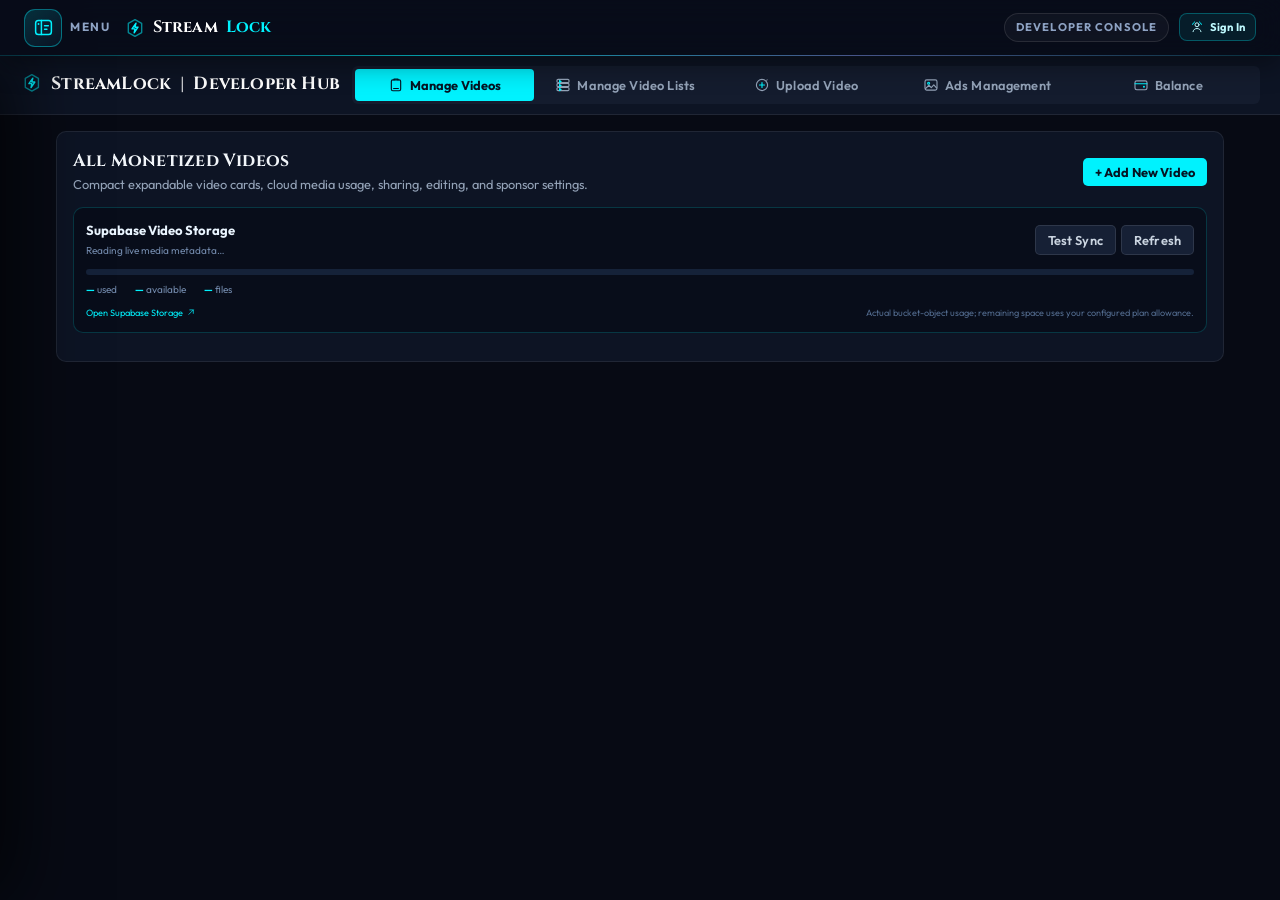
<file: index.html>
<!DOCTYPE html>
<html lang="en">
<head>
  <script async src="https://pagead2.googlesyndication.com/pagead/js/adsbygoogle.js?client=ca-pub-8571248502433126" crossorigin="anonymous"></script>

  <meta charset="UTF-8">
  <meta name="viewport" content="width=device-width, initial-scale=1.0">
  <title>Developer - Video Management Hub</title>
  <link rel="stylesheet" href="theme.css">
  <style>
    * { box-sizing: border-box; margin: 0; padding: 0; }
    body {
      background-color: #070a14;
      color: #f1f5f9;
      font-family: -apple-system, BlinkMacSystemFont, "Segoe UI", Roboto, sans-serif;
      min-height: 100vh;
      display: flex;
      flex-direction: column;
      font-size: 14px;
    }
    .admin-bar {
      background: #0d1424;
      border-bottom: 1px solid rgba(255, 255, 255, 0.08);
      padding: 10px 20px;
      display: flex;
      align-items: center;
      justify-content: space-between;
      gap: 12px;
      flex-wrap: wrap;
    }
    .brand {
      display: flex;
      align-items: center;
      gap: 8px;
      font-weight: 800;
      font-size: 1.1rem;
      color: #fff;
    }
    .brand span { color: #00f2fe; }
    .nav-tabs {
      display: flex;
      background: #141c2e;
      border-radius: 6px;
      padding: 3px;
      gap: 2px;
    }
    .tab-btn {
      background: transparent;
      border: none;
      color: #94a3b8;
      font-weight: 600;
      font-size: 0.8rem;
      padding: 6px 12px;
      border-radius: 4px;
      cursor: pointer;
      transition: all 0.15s ease;
    }
    .tab-btn:hover { color: #fff; }
    .tab-btn.active {
      background: #00f2fe;
      color: #051322;
      font-weight: 700;
    }
    .btn {
      display: inline-flex;
      align-items: center;
      justify-content: center;
      padding: 6px 12px;
      border-radius: 5px;
      font-size: 0.8rem;
      font-weight: 600;
      cursor: pointer;
      border: none;
      text-decoration: none;
      transition: all 0.15s ease;
    }
    .btn-primary { background: #00f2fe; color: #051322; font-weight: 700; }
    .btn-primary:hover { opacity: 0.9; }
    .btn-outline { background: #162035; color: #cbd5e1; border: 1px solid rgba(255,255,255,0.1); }
    .btn-copy { background: #0284c7; color: #fff; padding: 4px 8px; font-size: 0.75rem; border-radius: 3px; }
    .btn-edit { background: #f59e0b; color: #000; padding: 4px 8px; font-size: 0.75rem; border-radius: 3px; font-weight: 700; }
    .btn-danger { background: #dc2626; color: #fff; padding: 4px 8px; font-size: 0.75rem; border-radius: 3px; }
    .main-box {
      max-width: 1200px;
      width: 100%;
      margin: 16px auto;
      padding: 0 16px;
      flex-grow: 1;
    }
    .pane { display: none; }
    .pane.active { display: block; }
    .card {
      background: #0d1424;
      border: 1px solid rgba(255, 255, 255, 0.08);
      border-radius: 10px;
      padding: 16px;
      margin-bottom: 16px;
    }
    .card-head {
      display: flex;
      justify-content: space-between;
      align-items: center;
      margin-bottom: 12px;
      flex-wrap: wrap;
      gap: 8px;
    }
    .card-title { font-size: 1.1rem; font-weight: 800; }
    .card-sub { font-size: 0.8rem; color: #94a3b8; }
    .table-wrap { overflow-x: auto; }
    table { width: 100%; border-collapse: collapse; text-align: left; }
    th {
      background: #141c2e;
      color: #94a3b8;
      font-size: 0.72rem;
      text-transform: uppercase;
      padding: 8px 10px;
      border-bottom: 1px solid rgba(255, 255, 255, 0.08);
    }
    td {
      padding: 10px;
      border-bottom: 1px solid rgba(255, 255, 255, 0.04);
      font-size: 0.82rem;
      vertical-align: middle;
    }
    .link-copy-box {
      background: #080d1a;
      border: 1px solid rgba(0, 242, 254, 0.25);
      padding: 4px 8px;
      border-radius: 4px;
      font-family: monospace;
      font-size: 0.75rem;
      color: #38bdf8;
      max-width: 240px;
      overflow: hidden;
      text-overflow: ellipsis;
      white-space: nowrap;
    }
    .form-group { margin-bottom: 12px; }
    .form-label { display: block; font-size: 0.78rem; font-weight: 600; margin-bottom: 4px; color: #cbd5e1; }
    .form-input, .form-textarea, .form-select {
      width: 100%;
      padding: 7px 10px;
      background: #080d1a;
      border: 1px solid rgba(255, 255, 255, 0.12);
      border-radius: 5px;
      color: #fff;
      font-size: 0.85rem;
      outline: none;
    }
    .form-input:focus, .form-textarea:focus { border-color: #00f2fe; }
    .form-row { display: grid; grid-template-columns: 1fr 1fr; gap: 12px; }
    .source-tab-btn {
      background: #141c2e;
      border: 1px solid rgba(255,255,255,0.1);
      color: #cbd5e1;
      padding: 6px 12px;
      border-radius: 5px;
      cursor: pointer;
      font-size: 0.8rem;
      font-weight: 600;
    }
    .source-tab-btn.active {
      background: #00f2fe;
      color: #051322;
      border-color: #00f2fe;
    }
    .toast {
      position: fixed;
      bottom: 20px;
      right: 20px;
      background: #10b981;
      color: #000;
      font-weight: 700;
      padding: 8px 16px;
      border-radius: 6px;
      box-shadow: 0 4px 15px rgba(0,0,0,0.5);
      display: none;
      z-index: 1000;
    }

    /* Central Ads Manager */
    .ad-manager-card { max-width: 1040px; margin: 0 auto; }
    .ad-manager-note { background:rgba(0,242,254,.07); border:1px solid rgba(0,242,254,.22); color:#a9bdd7; border-radius:8px; padding:11px 13px; font-size:.79rem; line-height:1.5; margin-bottom:20px; }
    .ad-manager-section-title { display:flex; align-items:center; justify-content:space-between; gap:12px; margin:6px 0 12px; }
    .ad-manager-section-title h3 { font-size:1rem; color:#e9f6ff; }
    .ad-manager-section-title p { font-size:.75rem; color:#8298b9; margin-top:2px; }
    .ad-count { flex:none; color:#00f2fe; background:rgba(0,242,254,.08); border:1px solid rgba(0,242,254,.2); padding:4px 9px; border-radius:20px; font-size:.7rem; }
    .ad-editor { background:#080d1a; border:1px solid rgba(255,255,255,.10); border-radius:9px; padding:15px; margin-bottom:12px; }
    .ad-editor-head { display:flex; align-items:center; justify-content:space-between; gap:10px; margin-bottom:12px; }
    .ad-editor-title { color:#38bdf8; font-size:.9rem; font-weight:800; }
    .ad-editor-actions { display:flex; align-items:center; gap:12px; flex-wrap:wrap; }
    .ad-toggle, .ad-check { display:inline-flex; align-items:center; gap:6px; color:#cbd5e1; font-size:.76rem; cursor:pointer; }
    .ad-toggle input, .ad-check input { accent-color:#00f2fe; }
    .ad-placement-grid { display:flex; flex-wrap:wrap; gap:8px 16px; padding:10px 12px; background:#0d1526; border:1px solid rgba(255,255,255,.07); border-radius:6px; margin-bottom:12px; }
    .ad-source-row { display:grid; grid-template-columns:170px 1fr; gap:12px; }
    .ad-existing-file { color:#34d399; font-size:.7rem; margin-top:5px; }
    .ad-manager-divider { height:1px; background:rgba(255,255,255,.09); margin:24px 0 20px; }
    .ad-save-all { width:100%; padding:11px; margin-top:18px; }
    .ad-empty { color:#8298b9; border:1px dashed rgba(255,255,255,.14); padding:18px; border-radius:8px; text-align:center; font-size:.8rem; }
    .ad-color-input { min-height:34px; padding:3px 6px; }
    @media(max-width:650px){ .form-row,.ad-source-row{grid-template-columns:1fr} .ad-editor-head,.ad-manager-section-title{align-items:flex-start} .ad-manager-section-title{flex-direction:column} }

    /* Compact expandable Ads Manager */
    .ad-manager-toolbar{position:sticky;top:calc(var(--sl-bar-h) + 6px);z-index:20;display:flex;align-items:center;justify-content:space-between;gap:10px;padding:8px;background:rgba(8,13,26,.96);border:1px solid rgba(255,255,255,.1);border-radius:10px;margin-bottom:14px;backdrop-filter:blur(12px)}
    .ad-manager-tabs{display:flex;gap:6px}.ad-manager-tab{border:1px solid transparent;background:#141c2e;color:#94a3b8;border-radius:7px;padding:8px 12px;font-size:.78rem;cursor:pointer}.ad-manager-tab span{display:inline-grid;place-items:center;min-width:20px;height:20px;margin-left:5px;border-radius:10px;background:rgba(255,255,255,.08);font-size:.65rem}.ad-manager-tab.active{background:#00f2fe;color:#051322}.ad-manager-tab.active span{background:rgba(0,0,0,.14)}
    .ad-expand-actions{display:flex;gap:5px}.ad-expand-actions button{border:0;background:transparent;color:#7f96b8;font-size:.7rem;cursor:pointer;padding:6px}.ad-expand-actions button:hover{color:#00f2fe}
    .ad-editor-list{display:grid;gap:8px}.ad-editor{padding:0;margin:0;overflow:hidden;background:#080d1a;border:1px solid rgba(255,255,255,.1);border-radius:10px}.ad-editor[open]{border-color:rgba(0,242,254,.36);box-shadow:0 10px 28px rgba(0,0,0,.22)}
    .ad-editor-summary{list-style:none;display:flex;align-items:center;gap:11px;min-height:58px;padding:10px 13px;cursor:pointer;user-select:none}.ad-editor-summary::-webkit-details-marker{display:none}.ad-editor-summary:hover{background:rgba(255,255,255,.025)}
    .ad-summary-icon{display:grid;place-items:center;flex:0 0 36px;width:36px;height:36px;border-radius:9px;color:#00f2fe;background:rgba(0,242,254,.09);border:1px solid rgba(0,242,254,.2);overflow:hidden}.ad-summary-icon .sl-ic{width:20px;height:20px;margin:0}.ad-summary-icon img{width:100%;height:100%;object-fit:cover}
    .ad-summary-copy{min-width:0;flex:1}.ad-summary-copy strong{display:block;color:#eaf4ff;font-size:.84rem;white-space:nowrap;overflow:hidden;text-overflow:ellipsis}.ad-summary-copy small{display:block;color:#7188aa;font-size:.68rem;white-space:nowrap;overflow:hidden;text-overflow:ellipsis;margin-top:2px}
    .ad-summary-meta{color:#8fa6c5;font-size:.67rem;white-space:nowrap}.ad-summary-status{padding:3px 7px;border-radius:10px;background:rgba(52,211,153,.1);color:#34d399;font-size:.62rem}.ad-summary-status.off{background:rgba(148,163,184,.1);color:#94a3b8}.ad-summary-chevron{color:#00f2fe;transition:transform .2s}.ad-editor[open] .ad-summary-chevron{transform:rotate(180deg)}
    .ad-editor-body{padding:15px;border-top:1px solid rgba(255,255,255,.08)}.ad-editor-body .ad-editor-head{margin-bottom:10px}.ad-editor-body .form-group{margin-bottom:10px}.ad-icon-preview{width:34px;height:34px;overflow:hidden;border-radius:7px}.ad-icon-preview img{width:100%;height:100%;object-fit:cover}
    .quality-editor-box{background:#080d1a;border:1px solid rgba(56,189,248,.22);border-radius:7px;padding:12px;margin-bottom:12px}.quality-editor-title{color:#38bdf8;font-size:.85rem;font-weight:800}.quality-editor-note{color:#8298b9;font-size:.72rem;line-height:1.45;margin:3px 0 11px}.quality-upload-grid{display:grid;grid-template-columns:repeat(2,minmax(0,1fr));gap:0 12px}@media(max-width:560px){.quality-upload-grid{grid-template-columns:1fr}}.reward-edit-preview{aspect-ratio:16/9;background:#000;border-radius:7px;overflow:hidden;margin-bottom:12px}.reward-edit-preview video,.reward-edit-preview iframe{width:100%;height:100%;border:0;display:block;object-fit:contain}
    @media(max-width:650px){.ad-manager-toolbar{align-items:stretch;flex-direction:column}.ad-manager-tabs{display:grid;grid-template-columns:1fr 1fr}.ad-expand-actions{justify-content:flex-end}.ad-summary-meta{display:none}.ad-editor-summary{gap:8px}.ad-summary-status{display:none}}
    .thumb-edit-preview{display:block;width:150px;aspect-ratio:16/9;object-fit:cover;background:#050a13;border:1px solid rgba(255,255,255,.12);border-radius:8px;margin:0 0 12px}

    /* Legitimate multi-provider live balances */
    .balance-card,.balance-connect{max-width:980px;margin-left:auto;margin-right:auto}.balance-summary{display:grid;grid-template-columns:repeat(3,1fr);gap:10px;margin-bottom:12px}.balance-summary>div{background:#080d1a;border:1px solid rgba(255,255,255,.08);border-radius:8px;padding:12px}.balance-summary span{display:block;color:#8298b9;font-size:.68rem}.balance-summary strong{display:block;color:#00f2fe;font-size:1rem;margin-top:4px}.balance-trust-note{padding:10px 12px;border-left:3px solid #00f2fe;background:rgba(0,242,254,.05);color:#8fa6c5;font-size:.75rem;line-height:1.5;margin-bottom:14px}.balance-sources-list{display:grid;gap:9px}.balance-source{display:grid;grid-template-columns:minmax(0,1fr) auto auto;align-items:center;gap:16px;padding:13px;background:#080d1a;border:1px solid rgba(255,255,255,.09);border-radius:9px}.balance-provider-name{color:#f1f6ff;font-size:.88rem;font-weight:800}.balance-provider-meta{color:#7188aa;font-size:.68rem;margin-top:3px;word-break:break-all}.balance-amount{text-align:right}.balance-amount strong{display:block;color:#34d399;font-size:1.15rem}.balance-amount span{color:#7188aa;font-size:.63rem}.balance-status{display:inline-flex;padding:2px 7px;border-radius:10px;background:rgba(148,163,184,.1);color:#94a3b8;font-size:.58rem;text-transform:uppercase;letter-spacing:.05em}.balance-status.live{color:#34d399;background:rgba(52,211,153,.1)}.balance-status.error{color:#f87171;background:rgba(248,113,113,.1)}.balance-status.syncing{color:#38bdf8}.balance-source-actions{display:flex;gap:5px;flex-wrap:wrap;justify-content:flex-end}.balance-source-actions .btn{font-size:.66rem;padding:5px 8px}.balance-empty{padding:22px;text-align:center;color:#8298b9;border:1px dashed rgba(255,255,255,.12);border-radius:9px;font-size:.78rem}.balance-connect summary{cursor:pointer;color:#00f2fe;font-size:.9rem;font-weight:800}.balance-connect summary span{float:right;color:#7188aa;font-size:.68rem;font-weight:400}.balance-connect[open] summary{margin-bottom:16px}.balance-api-help{background:#080d1a;border-radius:7px;padding:10px;color:#8298b9;font-size:.7rem;line-height:1.5;margin-bottom:12px}.balance-api-help code{color:#bffaff;word-break:break-all}@media(max-width:720px){.balance-summary{grid-template-columns:1fr}.balance-source{grid-template-columns:1fr auto}.balance-source-actions{grid-column:1/-1;justify-content:flex-start}.balance-connect summary span{display:none}}

    /* Expandable, wrapping Developer Hub tabs */
    .nav-tabs{flex:1 1 700px;flex-wrap:wrap;min-width:0}
    .nav-tabs .tab-btn{flex:1 1 126px;display:inline-flex;align-items:center;justify-content:center;gap:6px;white-space:nowrap;text-decoration:none;min-height:32px}
    .nav-tabs .tab-btn .sl-ic{width:16px;height:16px;margin:0;flex:none}
    @media(max-width:780px){.nav-tabs{order:3;flex-basis:100%;display:grid;grid-template-columns:repeat(2,minmax(0,1fr));width:100%;gap:4px}.nav-tabs .tab-btn{width:100%;padding:8px 9px}.nav-tabs .tab-btn:last-child{grid-column:1/-1}}
    @media(max-width:390px){.nav-tabs .tab-btn{font-size:.72rem;white-space:normal;line-height:1.25}}


    /* V10: compact expandable management + integrated list manager */
    .video-manage-list{display:grid;grid-template-columns:repeat(2,minmax(0,1fr));gap:9px}
    .video-manage-item{min-width:0;overflow:hidden;border:1px solid rgba(255,255,255,.09);border-radius:10px;background:#080d1a}
    .video-manage-item[open]{border-color:rgba(0,242,254,.3)}
    .video-manage-item summary{list-style:none;display:flex;align-items:center;gap:9px;padding:9px;cursor:pointer;user-select:none}
    .video-manage-item summary::-webkit-details-marker{display:none}
    .video-manage-thumb{width:58px;height:42px;flex:0 0 58px;object-fit:cover;border-radius:6px;background:#000}
    .video-manage-copy{min-width:0;flex:1}.video-manage-copy strong{display:block;color:#edf5ff;font-size:.79rem;white-space:nowrap;overflow:hidden;text-overflow:ellipsis}.video-manage-copy small{display:block;color:#7188aa;font-size:.62rem;margin-top:3px}
    .video-manage-chevron{color:#00f2fe;transition:transform .2s}.video-manage-item[open] .video-manage-chevron{transform:rotate(180deg)}
    .video-manage-body{padding:11px;border-top:1px solid rgba(255,255,255,.07)}.video-manage-body p{color:#8fa6c5;font-size:.7rem;line-height:1.45;margin-bottom:10px}.video-manage-body label{display:block;color:#a9bdd7;font-size:.63rem;margin-bottom:4px}
    .video-manage-link{display:flex;gap:5px}.video-manage-link input{min-width:0;flex:1;padding:6px 7px;border:1px solid rgba(255,255,255,.1);border-radius:5px;background:#050a13;color:#8fa6c5;font-size:.64rem}.video-manage-meta{display:flex;justify-content:space-between;gap:8px;margin:8px 0;color:#64748b;font-size:.61rem}.video-manage-meta a{color:#00f2fe;text-decoration:none}
    .video-manage-actions{display:flex;gap:5px;flex-wrap:wrap}.video-manage-actions .btn{font-size:.65rem;padding:5px 8px}.video-manage-empty{grid-column:1/-1;text-align:center;color:#8298b9;padding:24px}
    .storage-panel{padding:12px;margin-bottom:12px;border:1px solid rgba(0,242,254,.18);border-radius:10px;background:#080d1a}.storage-panel-head{display:flex;align-items:center;justify-content:space-between;gap:10px}.storage-panel-head strong{display:block;color:#eaf5ff;font-size:.82rem}.storage-panel-head span{display:block;color:#7188aa;font-size:.63rem;margin-top:3px}.storage-track{height:6px;margin:10px 0 7px;border-radius:6px;background:#152239;overflow:hidden}.storage-track>div{height:100%;width:0;background:linear-gradient(90deg,#00f2fe,#007dfe);transition:width .35s}.storage-values{display:flex;gap:18px;flex-wrap:wrap;color:#7188aa;font-size:.63rem}.storage-values b{color:#00f2fe}.storage-links{display:flex;justify-content:space-between;gap:12px;margin-top:8px;color:#526b8e;font-size:.57rem}.storage-links a{flex:none;color:#00f2fe;text-decoration:none}
    .embedded-manager-card{padding:0;overflow:hidden}.embedded-list-manager{display:block;width:100%;height:calc(100vh - 150px);min-height:680px;border:0;background:transparent}
    @media(max-width:760px){.video-manage-list{grid-template-columns:1fr}.storage-links{flex-direction:column;gap:4px}.embedded-list-manager{min-height:720px}.video-manage-copy strong{font-size:.76rem}}
  </style>
</head>
<body>

  <!-- Compact Top Bar -->
  <header class="admin-bar">
    <div class="brand">
      <span>⚡</span> StreamLock &nbsp;|&nbsp; Developer Hub
    </div>

    <nav class="nav-tabs">
      <button class="tab-btn active" data-pane="videos" onclick="showPane('videos')">📋 Manage Videos</button>
      <button class="tab-btn manage-lists-tab" data-pane="lists" onclick="showPane('lists')"><span class="sl-ic" data-icon="list"></span><span>Manage Video Lists</span></button>
      <button class="tab-btn" data-pane="upload" onclick="showPane('upload')">➕ Upload Video</button>
      <button class="tab-btn" data-pane="ads-manager" onclick="showPane('ads-manager')">🖼️ Ads Management</button>
      <button class="tab-btn" data-pane="stats" onclick="showPane('stats')">💰 Balance</button>
    </nav>

  </header>

  <main class="main-box">

    <!-- TAB 1: MANAGE VIDEOS TABLE -->
    <section id="pane-videos" class="pane active">
      <div class="card">
        <div class="card-head">
          <div>
            <h2 class="card-title">All Monetized Videos</h2>
            <p class="card-sub">Compact expandable video cards, cloud media usage, sharing, editing, and sponsor settings.</p>
          </div>
          <button class="btn btn-primary" onclick="showPane('upload')">+ Add New Video</button>
        </div>

        <div class="storage-panel" id="storage-panel">
          <div class="storage-panel-head"><div><strong>Supabase Video Storage</strong><span id="storage-status">Reading live media metadata…</span></div><div style="display:flex;gap:5px"><button type="button" class="btn btn-outline" onclick="slCloudPushState(appData)">Test Sync</button><button type="button" class="btn btn-outline" onclick="loadStorageUsage()">Refresh</button></div></div>
          <div class="storage-track"><div id="storage-used-bar"></div></div>
          <div class="storage-values"><span><b id="storage-used">—</b> used</span><span><b id="storage-available">—</b> available</span><span><b id="storage-files">—</b> files</span></div>
          <div class="storage-links"><a href="https://supabase.com/dashboard/project/ttugwcsgurukaecjcmgo/storage/buckets/streamlock-media" target="_blank" rel="noopener">Open Supabase Storage ↗</a><span>Actual bucket-object usage; remaining space uses your configured plan allowance.</span></div>
        </div>
        <div id="videos-tbody" class="video-manage-list"></div>
      </div>
    </section>

    <!-- TAB 2: MANAGE VIDEO LISTS WITHOUT LEAVING THE DEVELOPER HUB -->
    <section id="pane-lists" class="pane">
      <div class="card embedded-manager-card">
        <iframe class="embedded-list-manager" data-src="groups.html?embed=1" title="Manage Video Lists" loading="lazy"></iframe>
      </div>
    </section>

    <!-- TAB 3: UPLOAD & ADD VIDEO -->
    <section id="pane-upload" class="pane">
      <div class="card" style="max-width: 640px; margin: 0 auto;">
        <h2 class="card-title" id="form-heading">Monetize New Video</h2>
        <p class="card-sub" style="margin-bottom:12px;">Choose direct file upload (zero-cloud) or paste link.</p>

        <div style="display:flex; gap:8px; margin-bottom:14px;">
          <button type="button" class="source-tab-btn active" id="btn-src-file" onclick="setSourceMode('file')">
            📁 Direct File Upload
          </button>
          <button type="button" class="source-tab-btn" id="btn-src-url" onclick="setSourceMode('url')">
            🔗 Web / Drive Link
          </button>
        </div>

        <form id="video-upload-form" onsubmit="handleVideoSubmit(event)">
          <input type="hidden" id="edit-id" value="">

          <div class="form-group">
            <label class="form-label">Video Title *</label>
            <input type="text" id="inp-title" class="form-input" placeholder="e.g. Secret Highlights & Tournament Tricks" required>
          </div>

          <div class="form-group">
            <label class="form-label">Description</label>
            <textarea id="inp-desc" class="form-textarea" rows="2" placeholder="Brief video note..."></textarea>
          </div>

          <div id="box-src-file">
            <div class="form-group">
              <label class="form-label">Select Video File (MP4, WebM, MKV)</label>
              <input type="file" id="inp-file" class="form-input" accept="video/mp4,video/webm,video/mkv,video/quicktime">
            </div>
          </div>

          <div id="box-src-url" style="display:none;">
            <div class="form-group">
              <label class="form-label">Platform / Direct Video URL</label>
              <input type="text" id="inp-url" class="form-input" placeholder="YouTube, Drive, Vimeo, TikTok, Facebook, MP4...">
            </div>
          </div>

          <div class="form-group">
            <label class="form-label">Thumbnail Source</label>
            <select id="inp-thumb-source" class="form-select" onchange="setThumbSourceMode(this.value)"><option value="url">Image URL</option><option value="file">Upload PNG / JPG / WebP / GIF</option></select>
          </div>
          <div class="form-group" id="box-thumb-url"><input type="url" id="inp-thumb" class="form-input" placeholder="https://example.com/thumbnail.png"></div>
          <div class="form-group" id="box-thumb-file" style="display:none;"><input type="file" id="inp-thumb-file" class="form-input" accept="image/png,image/jpeg,image/webp,image/gif,image/avif"><div id="thumb-current-file" class="ad-existing-file" style="display:none;">Custom uploaded thumbnail saved.</div></div>
          <img id="thumb-edit-preview" class="thumb-edit-preview" alt="Thumbnail preview" style="display:none;">

          <!-- Genuine uploaded quality renditions; no misleading URL labels. -->
          <div class="quality-editor-box">
            <div class="quality-editor-title">StreamLock Premium Quality</div>
            <p class="quality-editor-note">Upload real renditions for genuine resolution switching. HD and 1080p require a reward; 720p, 480p, and 360p are free. Auto uses the original source. External players offer only resolutions their playback API supports.</p>
            <div class="quality-upload-grid">
              <div class="form-group">
                <label class="form-label">HD Video File · Highest · Rewarded</label>
                <input type="file" id="inp-quality-hd" class="form-input quality-file" data-quality="hd" accept="video/mp4,video/webm,video/ogg,video/quicktime">
                <div class="ad-existing-file" id="quality-hd-current" style="display:none;">Genuine HD rendition saved. Choose a file only to replace it.</div>
              </div>
              <div class="form-group">
                <label class="form-label">1080p Video File · Second · Rewarded</label>
                <input type="file" id="inp-quality-1080" class="form-input quality-file" data-quality="1080" accept="video/mp4,video/webm,video/ogg,video/quicktime">
                <div class="ad-existing-file" id="quality-1080-current" style="display:none;">Genuine 1080p rendition saved. Choose a file only to replace it.</div>
              </div>
              <div class="form-group">
                <label class="form-label">720p Video File · Free</label>
                <input type="file" id="inp-quality-720" class="form-input quality-file" data-quality="720" accept="video/mp4,video/webm,video/ogg,video/quicktime">
                <div class="ad-existing-file" id="quality-720-current" style="display:none;">Genuine 720p rendition saved. Choose a file only to replace it.</div>
              </div>
              <div class="form-group">
                <label class="form-label">480p Video File · Free</label>
                <input type="file" id="inp-quality-480" class="form-input quality-file" data-quality="480" accept="video/mp4,video/webm,video/ogg,video/quicktime">
                <div class="ad-existing-file" id="quality-480-current" style="display:none;">Genuine 480p rendition saved. Choose a file only to replace it.</div>
              </div>
              <div class="form-group">
                <label class="form-label">360p Video File · Free</label>
                <input type="file" id="inp-quality-360" class="form-input quality-file" data-quality="360" accept="video/mp4,video/webm,video/ogg,video/quicktime">
                <div class="ad-existing-file" id="quality-360-current" style="display:none;">Genuine 360p rendition saved. Choose a file only to replace it.</div>
              </div>
            </div>
          </div>

          <!-- Sponsor Ad Settings -->
          <div style="background:#080d1a; border:1px solid rgba(0,242,254,0.25); border-radius:6px; padding:12px; margin-bottom:12px;">
            <div style="font-weight:700; color:#00f2fe; margin-bottom:8px; font-size:0.85rem;">
              🎯 Fullscreen Rewarded Ad Configuration
            </div>
            <div class="form-row">
              <div class="form-group">
                <label class="form-label">Countdown Seconds</label>
                <input type="number" id="inp-duration" class="form-input" value="10" min="3" max="60">
              </div>
              <div class="form-group">
                <label class="form-label">Sponsor Headline</label>
                <input type="text" id="inp-reward-title" class="form-input" value="Top Action Shooter: Free 1,000 Starter Gems">
              </div>
            </div>
            <div class="form-group">
              <label class="form-label">Check Offer Link (Where viewers go upon clicking)</label>
              <input type="url" id="inp-reward-link" class="form-input" value="https://google.com">
            </div>
            <div class="form-group">
              <label class="form-label">Sponsor Promo Text</label>
              <input type="text" id="inp-reward-desc" class="form-input" value="Join players in live PvP combat. Claim your free starter weapon!">
            </div>
            <div class="form-group">
              <label class="form-label">Commercial Ad Video Source</label>
              <select id="inp-reward-source" class="form-select" onchange="setRewardSourceMode(this.value)">
                <option value="url">Platform / Direct Video URL</option><option value="file">Upload Video</option>
              </select>
            </div>
            <div class="form-group" id="box-reward-url">
              <label class="form-label">Commercial Video URL</label>
              <input type="text" id="inp-reward-video" class="form-input" value="https://commondatastorage.googleapis.com/gtv-videos-bucket/sample/ForBiggerJoyBlazes.mp4" placeholder="YouTube, Drive, Vimeo, TikTok, MP4...">
            </div>
            <div class="form-group" id="box-reward-file" style="display:none;">
              <label class="form-label">Upload Commercial Video</label>
              <input type="file" id="inp-reward-file" class="form-input" accept="video/mp4,video/webm,video/ogg,video/quicktime">
              <div id="reward-current-file" class="ad-existing-file" style="display:none;">Uploaded commercial saved. It is also visible in Ads Management.</div>
            </div>
            <div id="reward-edit-preview" class="reward-edit-preview" style="display:none;"></div>
          </div>

          <!-- Chained Next Recommendations -->
          <div style="background:#080d1a; border:1px solid rgba(255,255,255,0.08); border-radius:6px; padding:12px; margin-bottom:14px;">
            <div class="form-group">
              <label class="form-label">Featured Next Video</label>
              <select id="select-featured" class="form-select">
                <option value="">None (Automatic)</option>
              </select>
            </div>
          </div>

          <div style="display:flex; gap:8px;">
            <button type="submit" class="btn btn-primary" id="btn-submit" style="flex:1; padding:8px;">
              Save & Post Monetized Link
            </button>
            <button type="button" class="btn btn-outline" id="btn-cancel-edit" style="display:none;" onclick="cancelEdit()">
              Cancel
            </button>
          </div>
        </form>
      </div>
    </section>

    <!-- TAB 3: CENTRAL ADS MANAGER -->
    <section id="pane-ads-manager" class="pane">
      <div class="card ad-manager-card">
        <div class="card-head">
          <div>
            <h2 class="card-title">Ads Management</h2>
            <p class="card-sub">Control every banner placement and each video's rewarded sponsor ad from one place.</p>
          </div>
          <button type="button" class="btn btn-primary" onclick="addBannerAd()">+ Add Banner Ad</button>
        </div>

        <div class="ad-manager-note">
          Use uploads or URLs from YouTube, Drive, Vimeo, Dropbox, TikTok, Facebook, Instagram, Twitch, Dailymotion, and direct video hosts. Choose exactly where each ad appears and whether it loops.
        </div>

        <div class="ad-manager-toolbar">
          <div class="ad-manager-tabs">
            <button type="button" class="ad-manager-tab active" id="ad-tab-banners" onclick="showAdManagerSection('banners')">Banner Ads <span id="banner-ad-count">0</span></button>
            <button type="button" class="ad-manager-tab" id="ad-tab-rewarded" onclick="showAdManagerSection('rewarded')">Rewarded Ads <span id="rewarded-ad-count">0</span></button>
          </div>
        </div>

        <div id="banner-ads-section">
        <div class="ad-manager-section-title">
          <div>
            <h3>Banner Ads & Page Placements</h3>
            <p>Watch Page, Viewer Profile, Video Lists, and Sign In.</p>
          </div>
        </div>
        <div id="banner-ads-list" class="ad-editor-list"></div>
        </div>

        <div id="rewarded-ads-section" style="display:none;">
        <div class="ad-manager-section-title">
          <div>
            <h3>Fullscreen Rewarded Ads by Video</h3>
            <p>The same sponsor settings remain visible in Manage Videos; changes made here stay synchronized.</p>
          </div>
        </div>
        <div id="rewarded-ads-list" class="ad-editor-list"></div>
        </div>

        <button type="button" class="btn btn-primary ad-save-all" id="btn-save-ads" onclick="saveBannersConfig()">
          Save All Ads & Placements
        </button>
      </div>
    </section>

    <!-- TAB 4: LIVE BALANCE SOURCES -->
    <section id="pane-stats" class="pane">
      <div class="card balance-card">
        <div class="card-head">
          <div><h2 class="card-title">Balance</h2><p class="card-sub">Real balances from connected ad networks, e-wallets, and payment providers. No simulated earnings.</p></div>
          <button type="button" class="btn btn-primary" onclick="refreshBalanceSources()">Refresh Live Balances</button>
        </div>
        <div class="balance-summary">
          <div><span>Connected Sources</span><strong id="balance-source-count">0</strong></div>
          <div><span>Syncing Successfully</span><strong id="balance-live-count">0</strong></div>
          <div><span>Last Successful Sync</span><strong id="balance-last-sync">Never</strong></div>
        </div>
        <div class="balance-trust-note">Balances appear only after a successful response from your provider or secure balance API. Payouts and withdrawals always open the provider's official website or app.</div>
        <div id="balance-sources-list" class="balance-sources-list"></div>
      </div>

      <details class="card balance-connect" id="balance-connect-card">
        <summary>Connect a Balance Source <span>Ad networks, e-wallets, banks, and more</span></summary>
        <form id="balance-source-form" onsubmit="saveBalanceSource(event)">
          <input type="hidden" id="balance-edit-id">
          <div class="form-row">
            <div class="form-group"><label class="form-label">Provider</label><select id="balance-provider" class="form-select" onchange="updateProviderDashboard()"><option value="monetag">Monetag</option><option value="propellerads">PropellerAds</option><option value="adsterra">Adsterra</option><option value="adsense">Google AdSense</option><option value="gcash">GCash</option><option value="maya">Maya</option><option value="paypal">PayPal</option><option value="payoneer">Payoneer</option><option value="wise">Wise</option><option value="bank">Bank / Other</option></select></div>
            <div class="form-group"><label class="form-label">Display Name</label><input type="text" id="balance-name" class="form-input" placeholder="e.g. Main Monetag Account" required></div>
          </div>
          <div class="form-group"><label class="form-label">Official Dashboard / Payout URL</label><input type="url" id="balance-dashboard" class="form-input" placeholder="https://provider.com/dashboard" required></div>
          <div class="form-row">
            <div class="form-group"><label class="form-label">Secure Live Balance API URL (Optional)</label><input type="url" id="balance-api" class="form-input" placeholder="https://your-secure-backend.com/balance/provider"></div>
            <div class="form-group"><label class="form-label">Currency</label><select id="balance-currency" class="form-select"><option>USD</option><option>PHP</option><option>EUR</option><option>GBP</option><option>JPY</option><option>AUD</option><option>CAD</option><option>SGD</option></select></div>
          </div>
          <div class="balance-api-help">The endpoint must return JSON such as <code>{"balance": 125.50, "currency": "USD", "updatedAt": "..."}</code>. Keep provider secret keys on your own secure backend; never place them in this static website. The provider/backend must allow browser requests (CORS).</div>
          <div style="display:flex;gap:8px;"><button type="submit" class="btn btn-primary">Save Balance Source</button><button type="button" class="btn btn-outline" onclick="resetBalanceForm()">Clear</button></div>
        </form>
      </details>
    </section>

  </main>

  <div class="toast" id="toast">Copied to clipboard!</div>

  <script src="supabase.js"></script>
  <script src="supabase-config.js"></script>
  <script src="storage.js"></script>
  <script>
    // Enforce exclusive Developer access

    let appData = null;
    let currentSourceMode = 'file';

    function showPane(paneId) {
      document.querySelectorAll('.pane').forEach(el => el.classList.remove('active'));
      document.querySelectorAll('.tab-btn').forEach(btn => btn.classList.remove('active'));

      const target = document.getElementById('pane-' + paneId);
      if (target) target.classList.add('active');

      const activeTab = document.querySelector('.tab-btn[data-pane="' + paneId + '"]');
      if (activeTab) activeTab.classList.add('active');
      if (paneId === 'lists') {
        const frame = document.querySelector('.embedded-list-manager');
        if (frame && !frame.src) frame.src = frame.dataset.src;
      }
      if (paneId === 'videos') loadStorageUsage();
    }

    function setSourceMode(mode) {
      currentSourceMode = mode;
      document.getElementById('btn-src-file').classList.toggle('active', mode === 'file');
      document.getElementById('btn-src-url').classList.toggle('active', mode === 'url');
      document.getElementById('box-src-file').style.display = mode === 'file' ? 'block' : 'none';
      document.getElementById('box-src-url').style.display = mode === 'url' ? 'block' : 'none';
    }

    function getWatchUrl(id) {
      const base = window.location.origin + window.location.pathname.replace('index.html', '');
      return base.replace(/\/$/, '') + '/watch.html?id=' + id;
    }

    function init() {
      appData = getLocalData();
      renderBalanceSources();
      refreshBalanceSources();
      renderVideos();
      populateNextChoices();
      loadStorageUsage();
      populateBannersForm();
    }

    const BALANCE_PROVIDERS = {
      monetag:{name:'Monetag',url:'https://monetag.com/'}, propellerads:{name:'PropellerAds',url:'https://propellerads.com/'},
      adsterra:{name:'Adsterra',url:'https://adsterra.com/'}, adsense:{name:'Google AdSense',url:'https://adsense.google.com/'},
      gcash:{name:'GCash',url:'https://www.gcash.com/'}, maya:{name:'Maya',url:'https://www.mayabank.ph/'},
      paypal:{name:'PayPal',url:'https://www.paypal.com/'}, payoneer:{name:'Payoneer',url:'https://www.payoneer.com/'},
      wise:{name:'Wise',url:'https://wise.com/'}, bank:{name:'Bank / Other',url:''}
    };
    let balanceRefreshTimer = null;

    function getBalanceSources() {
      if (!Array.isArray(appData.settings.balanceSources)) appData.settings.balanceSources = [];
      return appData.settings.balanceSources;
    }

    function renderBalanceSources() {
      const sources = getBalanceSources();
      const list = document.getElementById('balance-sources-list');
      document.getElementById('balance-source-count').innerText = sources.length;
      document.getElementById('balance-live-count').innerText = sources.filter(source => source.status === 'live').length;
      const syncDates = sources.filter(source => source.lastSync).map(source => new Date(source.lastSync)).filter(date => !isNaN(date));
      const latest = syncDates.length ? new Date(Math.max(...syncDates.map(date => date.getTime()))) : null;
      document.getElementById('balance-last-sync').innerText = latest ? latest.toLocaleString() : 'Never';
      if (!sources.length) { list.innerHTML = '<div class="balance-empty">No balance sources connected. Use “Connect a Balance Source” below. No estimated or invented balance is shown.</div>'; return; }
      list.innerHTML = sources.map(source => {
        const hasBalance = source.status === 'live' && Number.isFinite(Number(source.lastBalance));
        const amount = hasBalance ? Number(source.lastBalance).toLocaleString(undefined,{minimumFractionDigits:2,maximumFractionDigits:2}) + ' ' + escapeHtml(source.currency || 'USD') : '—';
        const status = source.status || 'not-connected';
        const statusText = {live:'Live',error:'Sync failed',syncing:'Syncing','not-connected':'Not connected',dashboard:'Dashboard only'}[status] || status;
        const syncText = source.lastSync && status === 'live' ? 'Synced ' + new Date(source.lastSync).toLocaleString() : (source.error || 'No live balance response');
        return '<div class="balance-source"><div><div class="balance-provider-name">' + escapeHtml(source.name) + '</div><div class="balance-provider-meta">' + escapeHtml(source.providerName || 'Provider') + ' · ' + syncText + '</div></div>' +
          '<div class="balance-amount"><strong>' + amount + '</strong><span class="balance-status ' + status + '">' + statusText + '</span></div>' +
          '<div class="balance-source-actions">' + (source.apiUrl ? '<button class="btn btn-outline" onclick="refreshBalanceSource(\'' + source.id + '\')">Sync</button>' : '') + '<a class="btn btn-primary" href="' + escapeHtml(slSafeAdLink(source.dashboardUrl)) + '" target="_blank" rel="noopener">Official Dashboard / Payout ↗</a><button class="btn btn-outline" onclick="editBalanceSource(\'' + source.id + '\')">Edit</button><button class="btn btn-danger" onclick="deleteBalanceSource(\'' + source.id + '\')">Delete</button></div></div>';
      }).join('');
    }

    function updateProviderDashboard() {
      const provider = BALANCE_PROVIDERS[document.getElementById('balance-provider').value];
      if (provider) document.getElementById('balance-dashboard').value = provider.url;
      if (provider && !document.getElementById('balance-name').value.trim()) document.getElementById('balance-name').value = provider.name;
    }

    function resetBalanceForm() {
      document.getElementById('balance-source-form').reset();
      document.getElementById('balance-edit-id').value = '';
      document.getElementById('balance-connect-card').open = false;
    }

    function editBalanceSource(id) {
      const source = getBalanceSources().find(item => item.id === id); if (!source) return;
      document.getElementById('balance-edit-id').value = id;
      document.getElementById('balance-provider').value = source.provider || 'bank';
      document.getElementById('balance-name').value = source.name || '';
      document.getElementById('balance-dashboard').value = source.dashboardUrl || '';
      document.getElementById('balance-api').value = source.apiUrl || '';
      document.getElementById('balance-currency').value = source.currency || 'USD';
      document.getElementById('balance-connect-card').open = true;
      document.getElementById('balance-connect-card').scrollIntoView({behavior:'smooth',block:'center'});
    }

    function saveBalanceSource(event) {
      event.preventDefault();
      const id = document.getElementById('balance-edit-id').value || ('balance-' + Math.random().toString(36).slice(2,10));
      const provider = document.getElementById('balance-provider').value;
      const existing = getBalanceSources().find(item => item.id === id) || {};
      const source = {...existing,id,provider,providerName:(BALANCE_PROVIDERS[provider] || BALANCE_PROVIDERS.bank).name,
        name:document.getElementById('balance-name').value.trim(),dashboardUrl:document.getElementById('balance-dashboard').value.trim(),
        apiUrl:document.getElementById('balance-api').value.trim(),currency:document.getElementById('balance-currency').value,
        status:document.getElementById('balance-api').value.trim() ? 'not-connected' : 'dashboard'};
      const index = getBalanceSources().findIndex(item => item.id === id);
      if (index === -1) getBalanceSources().push(source); else getBalanceSources()[index] = source;
      saveLocalData(appData); resetBalanceForm(); renderBalanceSources();
      if (source.apiUrl) refreshBalanceSource(id);
      showToast('Balance source saved. Payouts use the official provider dashboard.');
    }

    function readBalanceValue(data) {
      if (typeof data === 'number') return data;
      if (!data || typeof data !== 'object') return NaN;
      const keys = ['balance','available_balance','availableBalance','available','amount','earnings'];
      for (const key of keys) {
        if (typeof data[key] === 'number' || (typeof data[key] === 'string' && data[key].trim() !== '')) {
          const value = Number(data[key]); if (Number.isFinite(value)) return value;
        }
      }
      for (const key of ['data','result','balance','account','summary']) if (data[key] && typeof data[key] === 'object') {
        const value = readBalanceValue(data[key]); if (Number.isFinite(value)) return value;
      }
      return NaN;
    }

    async function refreshBalanceSource(id) {
      const source = getBalanceSources().find(item => item.id === id);
      if (!source || !source.apiUrl || source.status === 'syncing') return;
      source.status = 'syncing'; source.error = ''; renderBalanceSources();
      try {
        const response = await fetch(source.apiUrl,{cache:'no-store',headers:{'Accept':'application/json'}});
        if (!response.ok) throw new Error('Provider returned HTTP ' + response.status);
        const data = await response.json(); const balance = readBalanceValue(data);
        if (!Number.isFinite(balance)) throw new Error('Response did not contain a numeric balance');
        source.lastBalance = balance; source.currency = data.currency || data.currencyCode || source.currency || 'USD';
        source.lastSync = data.updatedAt || data.updated_at || new Date().toISOString(); source.status = 'live'; source.error = '';
      } catch (error) {
        source.status = 'error'; source.lastBalance = null; source.lastSync = null; source.error = error.message;
      }
      saveLocalData(appData); renderBalanceSources();
    }

    async function refreshBalanceSources() {
      const sources = getBalanceSources().filter(source => source.apiUrl);
      await Promise.all(sources.map(source => refreshBalanceSource(source.id)));
      if (!balanceRefreshTimer) balanceRefreshTimer = setInterval(() => { if (document.getElementById('pane-stats').classList.contains('active')) refreshBalanceSources(); },60000);
    }

    async function deleteBalanceSource(id) {
      if (!await slConfirm('Remove this balance source? This does not affect your provider account.','Remove Balance Source')) return;
      appData.settings.balanceSources = getBalanceSources().filter(source => source.id !== id);
      saveLocalData(appData); renderBalanceSources(); showToast('Balance source removed');
    }

    function formatStorageBytes(bytes) {
      if (!Number.isFinite(bytes)) return '—';
      const units = ['B','KB','MB','GB','TB']; let value = Math.max(0,bytes); let unit = 0;
      while (value >= 1024 && unit < units.length - 1) { value /= 1024; unit++; }
      return (value >= 10 || unit === 0 ? value.toFixed(0) : value.toFixed(2)) + ' ' + units[unit];
    }

    async function listStreamLockBucketObjects(path = '') {
      const bucket = window.slSupabase.storage.from('streamlock-media');
      const { data,error } = await bucket.list(path,{limit:1000,sortBy:{column:'name',order:'asc'}});
      if (error) throw error;
      let bytes = 0, files = 0;
      for (const object of data || []) {
        const size = object.metadata && Number(object.metadata.size);
        if (Number.isFinite(size)) { bytes += size; files++; }
        else {
          const childPath = (path ? path + '/' : '') + object.name;
          const nested = await listStreamLockBucketObjects(childPath);
          bytes += nested.bytes; files += nested.files;
        }
      }
      return {bytes,files};
    }

    async function loadStorageUsage() {
      const status = document.getElementById('storage-status');
      if (!status) return;
      status.textContent = 'Reading actual Supabase bucket objects…';
      if (!window.slSupabase) { status.textContent = 'Supabase is not connected.'; return; }
      try {
        const usage = await listStreamLockBucketObjects();
        const used = usage.bytes;
        const quota = Number(window.SL_SUPABASE_CONFIG.storageQuotaBytes) || 1073741824;
        const available = Math.max(0,quota - used);
        document.getElementById('storage-used').textContent = formatStorageBytes(used);
        document.getElementById('storage-available').textContent = formatStorageBytes(available);
        document.getElementById('storage-files').textContent = String(usage.files);
        document.getElementById('storage-used-bar').style.width = Math.min(100,(used / quota) * 100) + '%';
        status.textContent = 'Live bucket objects · ' + formatStorageBytes(quota) + ' configured plan allowance';
      } catch (error) {
        status.textContent = 'Storage usage unavailable: ' + error.message;
        document.getElementById('storage-used').textContent = '—';
        document.getElementById('storage-available').textContent = '—';
        document.getElementById('storage-files').textContent = '—';
      }
    }

    function renderVideos() {
      const container = document.getElementById('videos-tbody');
      const videos = appData.links || [];
      if (!videos.length) {
        container.innerHTML = '<div class="video-manage-empty">No videos uploaded yet.</div>';
        return;
      }
      container.innerHTML = videos.map(v => {
        const fullUrl = getWatchUrl(v.id);
        const sourceLabel = v.videoSourceType === 'file' ? 'Uploaded file' : 'Web link';
        return '<details class="video-manage-item"><summary>' +
          '<img class="video-manage-thumb" src="' + escapeHtml(v.thumbnail || '') + '" alt="">' +
          '<span class="video-manage-copy"><strong>' + escapeHtml(v.title) + '</strong><small>' + sourceLabel + ' · ' + (v.views || 0) + ' views · ' + (v.rewardAdDuration || 10) + 's ad</small></span>' +
          '<span class="video-manage-chevron">▾</span></summary>' +
          '<div class="video-manage-body"><p>' + escapeHtml(v.description || 'No video description.') + '</p>' +
          '<label>Shareable watch link</label><div class="video-manage-link"><input type="text" readonly value="' + escapeHtml(fullUrl) + '" onclick="this.select()"><button type="button" class="btn btn-copy" onclick="copyUrl(\'' + fullUrl + '\')">Copy</button></div>' +
          '<div class="video-manage-meta"><span>ID: ' + escapeHtml(v.id) + '</span><a href="' + escapeHtml(v.rewardAdLink || '#') + '" target="_blank" rel="noopener sponsored">Sponsor target ↗</a></div>' +
          '<div class="video-manage-actions"><a href="' + fullUrl + '" target="_blank" class="btn btn-outline">Watch ↗</a><button type="button" class="btn btn-edit" onclick="startEditVideo(\'' + v.id + '\')">Edit Video</button><button type="button" class="btn btn-danger" onclick="deleteVideo(\'' + v.id + '\')">Delete</button></div>' +
          '</div></details>';
      }).join('');
      hydrateIndexedImages(container);
    }

    function setThumbSourceMode(mode) {
      document.getElementById('box-thumb-url').style.display = mode === 'file' ? 'none' : '';
      document.getElementById('box-thumb-file').style.display = mode === 'file' ? '' : 'none';
    }

    async function previewVideoThumbnail(video) {
      const image = document.getElementById('thumb-edit-preview');
      const source = video ? video.thumbnail : document.getElementById('inp-thumb').value.trim();
      const url = await resolveStoredImage(source);
      if (url) { image.src = url; image.style.display = ''; }
      else { image.style.display = 'none'; image.removeAttribute('src'); }
    }

    function setRewardSourceMode(mode) {
      document.getElementById('box-reward-url').style.display = mode === 'file' ? 'none' : '';
      document.getElementById('box-reward-file').style.display = mode === 'file' ? '' : 'none';
    }

    async function previewRewardAdInEditor(video) {
      const host = document.getElementById('reward-edit-preview');
      const source = video ? (video.rewardAdVideo || '') : document.getElementById('inp-reward-video').value.trim();
      if (!source) { host.style.display = 'none'; host.innerHTML = ''; return; }
      host.style.display = '';
      await mountAdaptiveMedia(host,source,{ fileId:video ? 'rewarded-' + video.id : '', autoplay:false, muted:true, loop:false, controls:true, eager:true });
    }

    function populateNextChoices(excludeId = '') {
      const videos = (appData.links || []).filter(video => video.id !== excludeId);
      const selectFeatured = document.getElementById('select-featured');
      selectFeatured.innerHTML = '<option value="">None (Automatic)</option>' +
        videos.map(v => `<option value="${v.id}">${escapeHtml(v.title)}</option>`).join('');
    }

    function adSourceHtml(ad, isRewarded) {
      const isFile = ad.videoSourceType === 'file' || (ad.videoUrl || '').startsWith('indexeddb://');
      return `
        <div class="ad-source-row">
          <div class="form-group">
            <label class="form-label">Video Source</label>
            <select class="form-select ad-source-select" onchange="toggleAdSource(this)">
              <option value="url" ${isFile ? '' : 'selected'}>Direct video URL</option>
              <option value="file" ${isFile ? 'selected' : ''}>Upload video</option>
            </select>
          </div>
          <div class="form-group ad-url-wrap" style="display:${isFile ? 'none' : 'block'};">
            <label class="form-label">Platform / Direct Video URL</label>
            <input type="text" class="form-input ad-video-url" value="${isFile ? '' : escapeHtml(ad.videoUrl || '')}" placeholder="YouTube, Drive, Vimeo, TikTok, MP4...">
          </div>
          <div class="form-group ad-file-wrap" style="display:${isFile ? 'block' : 'none'};">
            <label class="form-label">Upload MP4 / WebM</label>
            <input type="file" class="form-input ad-video-file" accept="video/mp4,video/webm,video/ogg">
            ${isFile ? '<div class="ad-existing-file">An uploaded video is saved. Choose a new file only to replace it.</div>' : ''}
          </div>
        </div>`;
    }

    function adIconOptions(selected) {
      return Object.keys(SL_ICON_PATHS).map(icon => `<option value="${icon}" ${icon === selected ? 'selected' : ''}>${icon.replace(/([A-Z])/g,' $1').replace(/^./,c => c.toUpperCase())}</option>`).join('');
    }

    function bannerEditorHtml(ad) {
      const id = ad.id || ('ad-' + Math.random().toString(36).slice(2, 10));
      const placements = ad.placements || ['watch'];
      const pages = [['watch','Watch Page'],['profile','Viewer Profile'],['groups','Video Lists'],['login','Sign In']];
      const placementText = placements.length ? placements.map(p => ({watch:'Watch',profile:'Profile',groups:'Lists',login:'Sign In'}[p] || p)).join(' · ') : 'No pages';
      return `
        <details class="ad-editor banner-ad-editor" data-ad-id="${id}">
          <summary class="ad-editor-summary">
            <span class="ad-summary-icon">${slAdIconHtml(ad)}</span>
            <span class="ad-summary-copy"><strong>${escapeHtml(ad.name || ad.title || 'Banner Ad')}</strong><small>${escapeHtml(ad.title || 'No headline')}</small></span>
            <span class="ad-summary-meta">${placementText}</span><span class="ad-summary-status ${ad.enabled === false ? 'off' : ''}">${ad.enabled === false ? 'Off' : 'Active'}</span><span class="ad-summary-chevron">▾</span>
          </summary>
          <div class="ad-editor-body">
            <div class="ad-editor-head"><div class="ad-editor-title">Banner Content</div><div class="ad-editor-actions"><label class="ad-toggle"><input type="checkbox" class="ad-enabled" ${ad.enabled !== false ? 'checked' : ''}> Active</label><label class="ad-toggle"><input type="checkbox" class="ad-loop" ${ad.loop !== false ? 'checked' : ''}> Loop video</label><button type="button" class="btn btn-danger" onclick="deleteBannerAd(this)">Delete</button></div></div>
            <div class="form-row"><div class="form-group"><label class="form-label">Internal Ad Name</label><input type="text" class="form-input ad-name" value="${escapeHtml(ad.name || '')}" placeholder="e.g. July VPN Promo"></div><div class="form-group"><label class="form-label">Headline</label><input type="text" class="form-input ad-title" value="${escapeHtml(ad.title || '')}" placeholder="Sponsor headline"></div></div>
            <div class="form-group"><label class="form-label">Description</label><input type="text" class="form-input ad-subtitle" value="${escapeHtml(ad.subtitle || '')}" placeholder="Short sponsor description"></div>
            <div class="form-row"><div class="form-group"><label class="form-label">Target Link</label><input type="url" class="form-input ad-link" value="${escapeHtml(ad.linkUrl || 'https://google.com')}"></div><div class="form-group"><label class="form-label">Button Text</label><input type="text" class="form-input ad-button" value="${escapeHtml(ad.buttonText || 'Learn More')}"></div></div>
            ${adSourceHtml({ videoSourceType: ad.videoSourceType, videoUrl: ad.videoUrl }, false)}
            <div class="form-row"><div class="form-group"><label class="form-label">Built-in Icon</label><select class="form-select ad-icon" onchange="updateAdIconPreview(this)">${adIconOptions(ad.icon || 'spark')}</select></div><div class="form-group"><label class="form-label">Accent Color</label><input type="color" class="form-input ad-color-input ad-color" value="${/^#[0-9a-f]{6}$/i.test(ad.color || '') ? ad.color : '#00f2fe'}"></div></div>
            <div class="form-group"><label class="form-label">Custom Icon Image URL (Overrides Built-in Icon)</label><input type="url" class="form-input ad-icon-url" value="${escapeHtml(ad.iconUrl || '')}" placeholder="https://example.com/icon.png" onchange="updateAdIconPreview(this)"></div>
            <label class="form-label">Show This Ad On</label><div class="ad-placement-grid">${pages.map(page => `<label class="ad-check"><input type="checkbox" class="ad-placement" value="${page[0]}" ${placements.includes(page[0]) ? 'checked' : ''}> ${page[1]}</label>`).join('')}</div>
          </div>
        </details>`;
    }

    function rewardedEditorHtml(video) {
      const ad = { videoSourceType:video.rewardAdSourceType || 'url', videoUrl:video.rewardAdVideo || '' };
      const sourceLabel = ad.videoSourceType === 'file' || ad.videoUrl.startsWith('indexeddb://') ? 'Uploaded commercial' : 'URL commercial';
      return `
        <details class="ad-editor rewarded-ad-editor" data-video-id="${video.id}">
          <summary class="ad-editor-summary"><span class="ad-summary-icon"><span class="sl-ic">${SLIcon('play')}</span></span><span class="ad-summary-copy"><strong>${escapeHtml(video.title)}</strong><small>${escapeHtml(video.rewardTitle || 'No sponsor headline')}</small></span><span class="ad-summary-meta">${sourceLabel} · ${video.rewardAdDuration || 10}s</span><span class="ad-summary-status">Synced</span><span class="ad-summary-chevron">▾</span></summary>
          <div class="ad-editor-body">
            <div class="ad-editor-head"><div class="ad-editor-title">Rewarded Ad</div><label class="ad-toggle"><input type="checkbox" class="reward-loop" ${video.rewardAdLoop !== false ? 'checked' : ''}> Loop commercial</label></div>
            <div class="form-row"><div class="form-group"><label class="form-label">Sponsor Headline</label><input type="text" class="form-input reward-title" value="${escapeHtml(video.rewardTitle || '')}"></div><div class="form-group"><label class="form-label">Countdown Seconds</label><input type="number" class="form-input reward-duration" min="3" max="60" value="${video.rewardAdDuration || 10}"></div></div>
            <div class="form-group"><label class="form-label">Sponsor Promo Text</label><input type="text" class="form-input reward-desc" value="${escapeHtml(video.rewardContent || '')}"></div>
            <div class="form-group"><label class="form-label">Check Offer Link</label><input type="url" class="form-input reward-link" value="${escapeHtml(video.rewardAdLink || 'https://google.com')}"></div>
            ${adSourceHtml(ad, true)}
          </div>
        </details>`;
    }

    function updateAdIconPreview(input) {
      const editor = input.closest('.ad-editor');
      const host = editor.querySelector('.ad-summary-icon');
      host.innerHTML = slAdIconHtml({ icon:editor.querySelector('.ad-icon').value, iconUrl:editor.querySelector('.ad-icon-url').value.trim() });
      slHydrate(host);
    }

    function showAdManagerSection(section) {
      const banners = section === 'banners';
      document.getElementById('banner-ads-section').style.display = banners ? '' : 'none';
      document.getElementById('rewarded-ads-section').style.display = banners ? 'none' : '';
      document.getElementById('ad-tab-banners').classList.toggle('active',banners);
      document.getElementById('ad-tab-rewarded').classList.toggle('active',!banners);
    }



    function populateBannersForm() {
      const banners = appData.settings.ads || [];
      const bannerList = document.getElementById('banner-ads-list');
      bannerList.innerHTML = banners.length ? banners.map(bannerEditorHtml).join('') : '<div class="ad-empty">No banner ads yet. Select “Add Banner Ad” to create one.</div>';
      document.getElementById('banner-ad-count').innerText = banners.length + (banners.length === 1 ? ' ad' : ' ads');

      const videos = appData.links || [];
      const rewardedList = document.getElementById('rewarded-ads-list');
      rewardedList.innerHTML = videos.length ? videos.map(rewardedEditorHtml).join('') : '<div class="ad-empty">Upload a video first, then its rewarded ad will appear here.</div>';
      document.getElementById('rewarded-ad-count').innerText = videos.length + (videos.length === 1 ? ' video' : ' videos');
      slHydrate(bannerList); slHydrate(rewardedList);
    }

    function toggleAdSource(select) {
      const editor = select.closest('.ad-editor');
      const isFile = select.value === 'file';
      editor.querySelector('.ad-url-wrap').style.display = isFile ? 'none' : 'block';
      editor.querySelector('.ad-file-wrap').style.display = isFile ? 'block' : 'none';
    }

    function addBannerAd() {
      showAdManagerSection('banners');
      const list = document.getElementById('banner-ads-list');
      if (list.querySelector('.ad-empty')) list.innerHTML = '';
      list.insertAdjacentHTML('beforeend', bannerEditorHtml({
        id: 'ad-' + Math.random().toString(36).slice(2, 10),
        name: 'New Banner Ad', title: 'New Sponsor Offer', subtitle: '',
        linkUrl: 'https://google.com', buttonText: 'Learn More',
        videoUrl: '', videoSourceType: 'url', placements: ['watch'],
        enabled: true, loop: true, color: '#00f2fe'
      }));
      list.lastElementChild.open = true;
      slHydrate(list.lastElementChild);
      list.lastElementChild.scrollIntoView({ behavior:'smooth', block:'center' });
    }

    async function deleteBannerAd(button) {
      if (!await slConfirm('Delete this banner ad and save the change?','Delete Banner Ad')) return;
      button.closest('.banner-ad-editor').remove();
      await saveBannersConfig();
    }

    async function saveAdEditorVideo(editor, existing, storageId) {
      const mode = editor.querySelector('.ad-source-select').value;
      const file = editor.querySelector('.ad-video-file').files[0];
      if (mode === 'file') {
        if (file) await saveVideoFileToDB(storageId, file);
        const existingIsFile = existing && (existing.videoSourceType === 'file' || (existing.videoUrl || '').startsWith('indexeddb://'));
        if (!file && !existingIsFile) throw new Error('Choose a video file or switch to Direct video URL.');
        return { videoSourceType:'file', videoUrl:'indexeddb://' + storageId };
      }
      return { videoSourceType:'url', videoUrl:editor.querySelector('.ad-video-url').value.trim() };
    }

    async function saveBannersConfig() {
      slTransferStatus('saving','Saving advertisement settings…',20);
      const btn = document.getElementById('btn-save-ads');
      btn.disabled = true;
      btn.innerText = 'Saving Ads...';
      try {
        const nextAds = [];
        for (const editor of document.querySelectorAll('.banner-ad-editor')) {
          const id = editor.dataset.adId;
          const existing = (appData.settings.ads || []).find(ad => ad.id === id) || {};
          const media = await saveAdEditorVideo(editor, existing, 'ad-' + id);
          nextAds.push({
            ...existing, id, kind:'banner',
            name:editor.querySelector('.ad-name').value.trim() || 'Banner Ad',
            title:editor.querySelector('.ad-title').value.trim(),
            subtitle:editor.querySelector('.ad-subtitle').value.trim(),
            linkUrl:editor.querySelector('.ad-link').value.trim(),
            buttonText:editor.querySelector('.ad-button').value.trim() || 'Learn More',
            color:editor.querySelector('.ad-color').value,
            icon:editor.querySelector('.ad-icon').value,
            iconUrl:editor.querySelector('.ad-icon-url').value.trim(),
            enabled:editor.querySelector('.ad-enabled').checked,
            loop:editor.querySelector('.ad-loop').checked,
            placements:Array.from(editor.querySelectorAll('.ad-placement:checked')).map(input => input.value),
            ...media
          });
        }

        for (const editor of document.querySelectorAll('.rewarded-ad-editor')) {
          const videoId = editor.dataset.videoId;
          const video = appData.links.find(item => item.id === videoId);
          if (!video) continue;
          const existing = { videoSourceType:video.rewardAdSourceType, videoUrl:video.rewardAdVideo };
          const media = await saveAdEditorVideo(editor, existing, 'rewarded-' + videoId);
          Object.assign(video, {
            rewardTitle:editor.querySelector('.reward-title').value.trim(),
            rewardContent:editor.querySelector('.reward-desc').value.trim(),
            rewardAdLink:editor.querySelector('.reward-link').value.trim(),
            rewardAdDuration:parseInt(editor.querySelector('.reward-duration').value) || 10,
            rewardAdLoop:editor.querySelector('.reward-loop').checked,
            rewardAdVideo:media.videoUrl,
            rewardAdSourceType:media.videoSourceType
          });
        }

        appData.settings.ads = nextAds;
        saveLocalData(appData);
        showToast('All ads and page placements saved!');
        populateBannersForm();
        renderVideos();
      } catch (error) {
        slAlert('Ad could not be saved: ' + error.message);
      } finally {
        btn.disabled = false;
        btn.innerText = 'Save All Ads & Placements';
      }
    }

    function startEditVideo(id) {
      const v = appData.links.find(item => item.id === id);
      if (!v) return;

      showPane('upload');
      document.getElementById('form-heading').innerText = "Modify Video: " + v.title;
      document.getElementById('edit-id').value = v.id;
      document.getElementById('inp-title').value = v.title;
      document.getElementById('inp-desc').value = v.description || '';
      document.getElementById('inp-url').value = v.videoUrl || '';
      const thumbIsFile = (v.thumbnail || '').startsWith('indexeddb://');
      document.getElementById('inp-thumb').value = thumbIsFile ? '' : (v.thumbnail || '');
      document.getElementById('inp-thumb-source').value = thumbIsFile ? 'file' : 'url';
      document.getElementById('inp-thumb-source').querySelectorAll('option').forEach(option => option.selected = option.value === (thumbIsFile ? 'file' : 'url'));
      setThumbSourceMode(thumbIsFile ? 'file' : 'url');
      document.getElementById('thumb-current-file').style.display = thumbIsFile ? '' : 'none';
      previewVideoThumbnail(v);
      document.getElementById('inp-duration').value = v.rewardAdDuration || 10;
      document.getElementById('inp-reward-title').value = v.rewardTitle || '';
      document.getElementById('inp-reward-desc').value = v.rewardContent || '';
      document.getElementById('inp-reward-link').value = v.rewardAdLink || 'https://google.com';
      document.getElementById('inp-reward-video').value = (v.rewardAdSourceType === 'file' || (v.rewardAdVideo || '').startsWith('indexeddb://')) ? '' : (v.rewardAdVideo || '');
      const rewardIsFile = v.rewardAdSourceType === 'file' || (v.rewardAdVideo || '').startsWith('indexeddb://');
      document.getElementById('inp-reward-source').value = rewardIsFile ? 'file' : 'url';
      document.getElementById('inp-reward-source').querySelectorAll('option').forEach(option => option.selected = option.value === (rewardIsFile ? 'file' : 'url'));
      setRewardSourceMode(rewardIsFile ? 'file' : 'url');
      document.getElementById('reward-current-file').style.display = rewardIsFile ? '' : 'none';
      ['hd','1080','720','480','360'].forEach(key => {
        const saved = (v.qualitySources || []).find(q => q.id === key || (key === 'hd' && q.label === 'HD') || String(q.height) === (key === 'hd' ? '2160' : key));
        const genuine = saved && (saved.sourceType === 'file' || (saved.url || '').startsWith('indexeddb://'));
        document.getElementById('quality-' + key + '-current').style.display = genuine ? '' : 'none';
      });
      populateNextChoices(v.id);
      document.getElementById('select-featured').value = v.featuredNextVideoId || '';
      previewRewardAdInEditor(v);

      if (v.videoSourceType === 'file') setSourceMode('file');
      else setSourceMode('url');

      document.getElementById('btn-submit').innerText = "Update Video";
      document.getElementById('btn-cancel-edit').style.display = 'inline-block';
    }

    function cancelEdit() {
      document.getElementById('video-upload-form').reset();
      document.getElementById('edit-id').value = '';
      document.getElementById('form-heading').innerText = "Monetize New Video";
      document.getElementById('btn-submit').innerText = "Save & Post Monetized Link";
      document.getElementById('btn-cancel-edit').style.display = 'none';
      document.getElementById('reward-edit-preview').style.display = 'none';
      document.getElementById('reward-edit-preview').innerHTML = '';
      document.getElementById('reward-current-file').style.display = 'none';
      document.getElementById('thumb-current-file').style.display = 'none';
      ['hd','1080','720','480','360'].forEach(key => document.getElementById('quality-' + key + '-current').style.display = 'none');
      document.getElementById('thumb-edit-preview').style.display = 'none';
      setThumbSourceMode('url');
      setRewardSourceMode('url');
      populateNextChoices();
      showPane('videos');
    }

    async function handleVideoSubmit(e) {
      e.preventDefault();
      const editId = document.getElementById('edit-id').value;
      const fileInput = document.getElementById('inp-file');
      const hasFile = fileInput.files && fileInput.files[0];
      const btn = document.getElementById('btn-submit');
      const priorVideo = editId ? appData.links.find(l => l.id === editId) : null;
      slTransferStatus('saving',editId ? 'Validating and updating video…' : 'Validating and publishing video…',20);
      if (currentSourceMode === 'file' && !hasFile && !(priorVideo && priorVideo.videoSourceType === 'file')) {
        slTransferStatus('error','Choose a video file before publishing.',100); slAlert('Choose a video file first.'); return;
      }
      if (currentSourceMode === 'url' && !document.getElementById('inp-url').value.trim() && !priorVideo) {
        slTransferStatus('error','Enter a valid video link before publishing.',100); slAlert('Enter a video link first.'); return;
      }
      btn.disabled = true;

      let newId = editId || ('v-' + Math.random().toString(36).substring(2, 9));
      let videoSourceType = currentSourceMode;
      let finalVideoUrl = '';

      if (currentSourceMode === 'file' && hasFile) {
        const file = fileInput.files[0];
        await saveVideoFileToDB(newId, file);
        videoSourceType = 'file';
        finalVideoUrl = 'indexeddb://' + newId;
      } else {
        videoSourceType = 'url';
        finalVideoUrl = optimizeVideoSource(document.getElementById('inp-url').value);
      }

      const existingVideo = editId ? appData.links.find(l => l.id === editId) : null;
      const thumbMode = document.getElementById('inp-thumb-source').value;
      const thumbFile = document.getElementById('inp-thumb-file').files[0];
      const existingThumbIsFile = existingVideo && (existingVideo.thumbnail || '').startsWith('indexeddb://');
      if (thumbMode === 'file' && !thumbFile && !existingThumbIsFile) { slAlert('Choose a thumbnail image or switch to Image URL.'); btn.disabled = false; return; }
      if (thumbFile) await saveVideoFileToDB('thumb-' + newId,thumbFile);
      const fallbackThumb = 'https://images.unsplash.com/photo-1618005182384-a83a8bd57fbe?auto=format&fit=crop&w=600&q=80';
      const finalThumbnail = thumbMode === 'file' ? 'indexeddb://thumb-' + newId : (document.getElementById('inp-thumb').value.trim() || (existingVideo && !existingThumbIsFile ? existingVideo.thumbnail : '') || fallbackThumb);
      const rewardMode = document.getElementById('inp-reward-source').value;
      const rewardFile = document.getElementById('inp-reward-file').files[0];
      const existingRewardIsFile = existingVideo && (existingVideo.rewardAdSourceType === 'file' || (existingVideo.rewardAdVideo || '').startsWith('indexeddb://'));
      if (rewardMode === 'file' && !rewardFile && !existingRewardIsFile) {
        slAlert('Choose a commercial video file or switch to URL.'); btn.disabled = false; return;
      }
      if (rewardFile) await saveVideoFileToDB('rewarded-' + newId,rewardFile);
      const rewardMedia = rewardMode === 'file'
        ? { rewardAdSourceType:'file', rewardAdVideo:'indexeddb://rewarded-' + newId }
        : { rewardAdSourceType:'url', rewardAdVideo:document.getElementById('inp-reward-video').value.trim() };
      const qualitySources = [];
      for (const key of ['hd','1080','720','480','360']) {
        const qualityFile = document.getElementById('inp-quality-' + key).files[0];
        const fileId = 'quality-' + key + '-' + newId;
        if (qualityFile) await saveVideoFileToDB(fileId,qualityFile);
        const previous = existingVideo && (existingVideo.qualitySources || []).find(q =>
          q.id === key || (key === 'hd' && q.label === 'HD') || String(q.height) === (key === 'hd' ? '2160' : key)
        );
        if (qualityFile) qualitySources.push({ id:key,label:key === 'hd' ? 'HD' : key + 'p',height:key === 'hd' ? 2160 : parseInt(key),url:'indexeddb://' + fileId,sourceType:'file',fileId });
        else if (previous && (previous.sourceType === 'file' || (previous.url || '').startsWith('indexeddb://'))) qualitySources.push(previous);
      }

      if (editId) {
        const idx = appData.links.findIndex(l => l.id === editId);
        if (idx !== -1) {
          appData.links[idx] = {
            ...appData.links[idx],
            title: document.getElementById('inp-title').value,
            description: document.getElementById('inp-desc').value,
            videoSourceType: hasFile ? 'file' : appData.links[idx].videoSourceType,
            videoUrl: finalVideoUrl || appData.links[idx].videoUrl,
            thumbnail: finalThumbnail,
            rewardAdDuration: parseInt(document.getElementById('inp-duration').value) || 10,
            rewardTitle: document.getElementById('inp-reward-title').value,
            rewardContent: document.getElementById('inp-reward-desc').value,
            rewardAdLink: document.getElementById('inp-reward-link').value,
            rewardAdVideo: rewardMedia.rewardAdVideo,
            rewardAdSourceType: rewardMedia.rewardAdSourceType,
            qualitySources,
            featuredNextVideoId: document.getElementById('select-featured').value
          };
          saveLocalData(appData);
          showToast('Video updated!');
          cancelEdit();
          btn.disabled = false;
          init();
        }
        return;
      }

      const newVideo = {
        id: newId,
        title: document.getElementById('inp-title').value,
        description: document.getElementById('inp-desc').value,
        videoSourceType,
        videoUrl: finalVideoUrl,
        thumbnail: finalThumbnail,
        rewardAdDuration: parseInt(document.getElementById('inp-duration').value) || 10,
        rewardTitle: document.getElementById('inp-reward-title').value,
        rewardContent: document.getElementById('inp-reward-desc').value,
        rewardAdLink: document.getElementById('inp-reward-link').value,
        rewardAdVideo: rewardMedia.rewardAdVideo,
        rewardAdSourceType: rewardMedia.rewardAdSourceType,
        rewardAdLoop: true,
        qualitySources,
        featuredNextVideoId: document.getElementById('select-featured').value,
        views: 0
      };

      appData.links.unshift(newVideo);
      saveLocalData(appData);
      showToast('Video published!');
      document.getElementById('video-upload-form').reset();
      setRewardSourceMode('url');
      document.getElementById('reward-edit-preview').style.display = 'none';
      document.getElementById('reward-edit-preview').innerHTML = '';
      document.getElementById('reward-current-file').style.display = 'none';
      btn.disabled = false;
      showPane('videos');
      init();
    }

    async function deleteVideo(id) {
      if (!await slConfirm('Are you sure you want to delete this video?','Delete Video')) return;
      appData.links = appData.links.filter(l => l.id !== id);
      saveLocalData(appData);
      showToast('Video deleted');
      init();
    }



    function copyUrl(url) {
      navigator.clipboard.writeText(url).then(() => {
        showToast('Link copied: ' + url);
      });
    }

    function showToast(text) {
      const t = document.getElementById('toast');
      t.innerText = text;
      t.style.display = 'block';
      setTimeout(() => { t.style.display = 'none'; }, 2500);
    }

    function logoutAdmin() {
      clearSession();
      window.location.href = 'login.html';
    }

    function escapeHtml(str) {
      if (!str) return '';
      return String(str).replace(/&/g, "&amp;").replace(/</g, "&lt;").replace(/>/g, "&gt;").replace(/\"/g, "&quot;").replace(/'/g, "&#39;");
    }

    slBoot(() => { if (enforceAdminAuth()) init(); });
  </script>
</body>
</html>
</file>
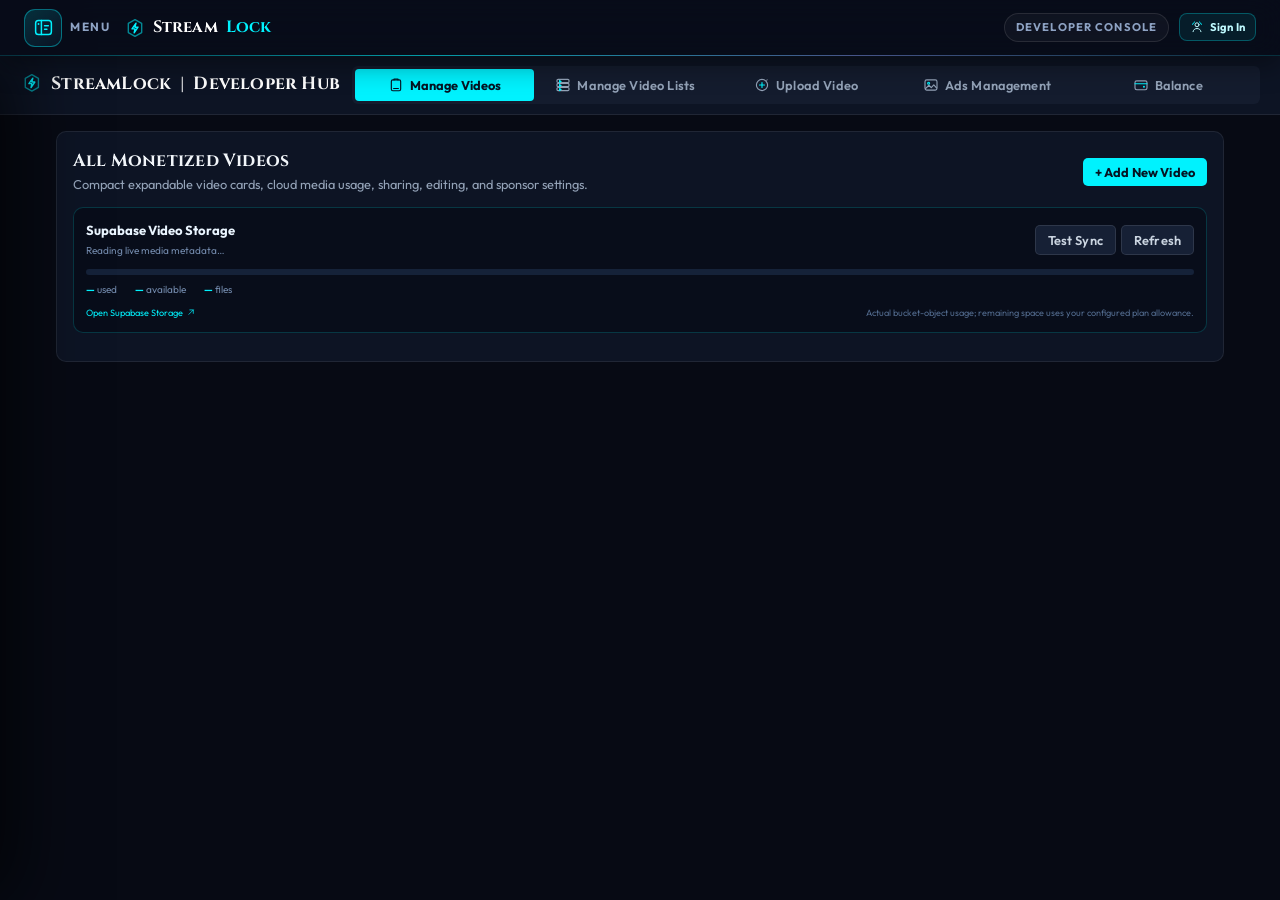
<file: admin.html>
<!DOCTYPE html>
<html lang="en">
<head>
  <script async src="https://pagead2.googlesyndication.com/pagead/js/adsbygoogle.js?client=ca-pub-8571248502433126" crossorigin="anonymous"></script>

  <meta charset="UTF-8">
  <meta name="viewport" content="width=device-width, initial-scale=1.0">
  <meta http-equiv="refresh" content="0;url=index.html">
  <title>Developer Hub | StreamLock</title>
  <link rel="stylesheet" href="theme.css">
</head>
<body style="min-height:100vh;display:grid;place-items:center;background:#070a14;color:#cbd5e1;font-family:sans-serif;">
  <p>Opening the unified Developer Hub… <a href="index.html" style="color:#00f2fe;">Continue</a></p>
  <script>window.location.replace('index.html');</script>
</body>
</html>
</file>
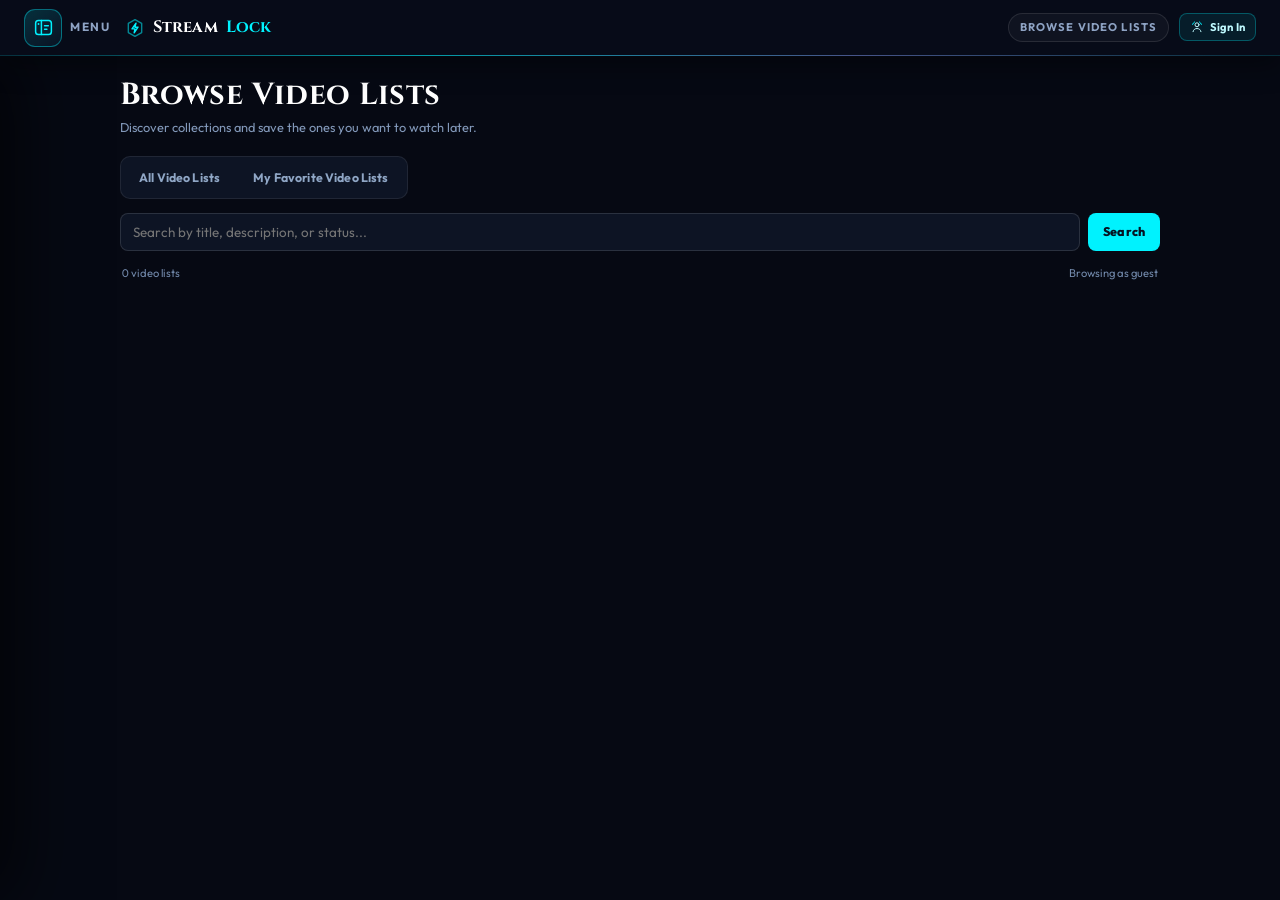
<file: browse.html>
<!DOCTYPE html>
<html lang="en">
<head>
  <script async src="https://pagead2.googlesyndication.com/pagead/js/adsbygoogle.js?client=ca-pub-8571248502433126" crossorigin="anonymous"></script>

  <meta charset="UTF-8">
  <meta name="viewport" content="width=device-width, initial-scale=1.0">
  <title>Browse Video Lists | StreamLock</title>
  <link rel="stylesheet" href="theme.css">
  <style>
    *{box-sizing:border-box;margin:0;padding:0}
    body{min-height:100vh;background:#060913;color:#f1f5f9}
    .browse-shell{width:min(100% - 28px,1040px);margin:22px auto 42px}
    .browse-top{display:flex;align-items:center;justify-content:space-between;gap:14px;margin-bottom:18px;flex-wrap:wrap}
    .browse-title{font-size:clamp(1.35rem,3vw,1.9rem);line-height:1.15;color:#fff}
    .browse-subtitle{color:#8298b9;font-size:.8rem;margin-top:5px}
    .collection-tabs{display:flex;gap:7px;margin-bottom:14px;padding:5px;background:#0d1424;border:1px solid rgba(255,255,255,.08);border-radius:10px;width:fit-content;max-width:100%}
    .collection-tab{border:0;background:transparent;color:#8fa6c5;padding:8px 13px;border-radius:7px;cursor:pointer;font-size:.77rem;white-space:nowrap}
    .collection-tab.active{background:#00f2fe;color:#051322}
    .search-form{display:flex;gap:8px;margin-bottom:14px}
    .search-input{flex:1;min-width:0;background:#0d1424;border:1px solid rgba(255,255,255,.12);border-radius:8px;color:#fff;padding:10px 12px;outline:0;font-size:.84rem}
    .search-input:focus{border-color:#00f2fe;box-shadow:0 0 0 3px rgba(0,242,254,.07)}
    .search-button,.clear-button{border:0;border-radius:8px;padding:9px 15px;cursor:pointer;font-size:.78rem;font-weight:800}
    .search-button{background:#00f2fe;color:#051322}.clear-button{background:#162035;color:#a9bdd7;border:1px solid rgba(255,255,255,.1)}
    .results-line{display:flex;justify-content:space-between;gap:10px;color:#7188aa;font-size:.7rem;margin:0 2px 10px}
    .empty-state{padding:30px 18px;text-align:center;background:#0d1424;border:1px dashed rgba(255,255,255,.14);border-radius:11px;color:#8fa6c5;font-size:.82rem}
    .empty-state a{color:#00f2fe}
    @media(max-width:520px){.browse-shell{width:min(100% - 20px,1040px);margin-top:15px}.collection-tabs{width:100%}.collection-tab{flex:1;padding-inline:8px}.search-form{flex-wrap:wrap}.search-input{flex-basis:100%}.search-button{flex:1}.clear-button{flex:0 0 auto}}
  </style>
</head>
<body>
  <main class="browse-shell">
    <div class="browse-top">
      <div>
        <h1 class="browse-title" id="browse-title">Browse Video Lists</h1>
        <p class="browse-subtitle" id="browse-subtitle">Discover collections and save the ones you want to watch later.</p>
      </div>
    </div>

    <nav class="collection-tabs" aria-label="Video list views">
      <button class="collection-tab" id="tab-all" onclick="showCollection(false)">All Video Lists</button>
      <button class="collection-tab" id="tab-favorites" onclick="showCollection(true)">My Favorite Video Lists</button>
    </nav>

    <form class="search-form" onsubmit="applySearch(event)" role="search">
      <input type="search" class="search-input" id="browse-search" placeholder="Search by title, description, or status..." aria-label="Search video lists">
      <button type="submit" class="search-button">Search</button>
      <button type="button" class="clear-button" id="clear-search" onclick="clearSearch()" style="display:none;">Clear</button>
    </form>

    <div class="results-line"><span id="results-count">0 video lists</span><span id="account-label">Browsing as guest</span></div>
    <div class="sl-list-grid" id="lists-container"></div>
  </main>

  <script src="supabase.js"></script>
  <script src="supabase-config.js"></script>
  <script src="storage.js"></script>
  <script>
    let appData = null;
    let session = null;
    let favoritesOnly = new URLSearchParams(location.search).get('favorites') === '1';
    let searchQuery = '';

    function init() {
      appData = getLocalData();
      session = getCurrentSession();
      document.getElementById('account-label').innerText = session ? (session.name || session.email || 'Signed in') : 'Browsing as guest';
      renderLists();
    }

    function showCollection(favorites) {
      favoritesOnly = favorites;
      const url = new URL(location.href);
      if (favorites) url.searchParams.set('favorites','1');
      else url.searchParams.delete('favorites');
      history.replaceState({},'',url);
      renderLists();
    }

    function applySearch(event) {
      event.preventDefault();
      searchQuery = document.getElementById('browse-search').value.trim().toLowerCase();
      renderLists();
    }

    function clearSearch() {
      searchQuery = '';
      document.getElementById('browse-search').value = '';
      renderLists();
    }

    function renderLists() {
      const favoriteIds = session ? (session.favorites || []) : [];
      let groups = appData.groups || [];
      if (favoritesOnly) groups = groups.filter(group => favoriteIds.includes(group.id));
      if (searchQuery) {
        groups = groups.filter(group => [group.title,group.description,group.status || 'ongoing'].join(' ').toLowerCase().includes(searchQuery));
      }

      document.getElementById('tab-all').classList.toggle('active',!favoritesOnly);
      document.getElementById('tab-favorites').classList.toggle('active',favoritesOnly);
      document.getElementById('browse-title').innerText = favoritesOnly ? 'My Favorite Video Lists' : 'Browse Video Lists';
      document.getElementById('browse-subtitle').innerText = favoritesOnly ? 'Your saved collections, ready to continue watching.' : 'Discover collections and save the ones you want to watch later.';
      document.getElementById('results-count').innerText = groups.length + (groups.length === 1 ? ' video list' : ' video lists');
      document.getElementById('clear-search').style.display = searchQuery ? '' : 'none';

      const container = document.getElementById('lists-container');
      if (!groups.length) {
        let message = searchQuery ? 'No video lists match your search.' : 'No video lists are available yet.';
        if (favoritesOnly && !session) message = 'Sign in to save and view your favorite video lists. <a href="login.html">Sign in here</a>.';
        else if (favoritesOnly && !searchQuery) message = 'You have no favorite video lists yet. Open All Video Lists and select Favorite on any collection.';
        container.innerHTML = '<div class="empty-state">' + message + '</div>';
        return;
      }
      container.innerHTML = groups.map(group => listCardHtml(group,favoriteIds.includes(group.id))).join('');
      slHydrate(container);
      hydrateIndexedImages(container);
    }

    function listCardHtml(group,isFavorite) {
      const videos = group.videoIds || [];
      const listUrl = 'list.html?id=' + encodeURIComponent(group.id) + (favoritesOnly ? '&from=favorites' : '');
      const complete = group.status === 'complete';
      const status = complete ? 'Complete' : 'Ongoing';
      const thumb = group.thumbnail || 'https://images.unsplash.com/photo-1542751371-adc38448a05e?auto=format&fit=crop&w=600&q=80';
      return '<article class="sl-list-card">' +
        '<a class="sl-list-thumb-link" href="' + listUrl + '" aria-label="Open ' + escapeHtml(group.title) + '"><img class="sl-list-thumb" src="' + escapeHtml(thumb) + '" alt=""></a>' +
        '<div class="sl-list-info"><div class="sl-list-badges"><span class="sl-list-status ' + (complete ? 'complete' : '') + '">' + status + '</span><span class="sl-list-count">' + videos.length + (videos.length === 1 ? ' video' : ' videos') + '</span></div>' +
        '<a class="sl-list-title" href="' + listUrl + '">' + escapeHtml(group.title) + '</a><p class="sl-list-desc">' + escapeHtml(group.description || 'Curated video collection.') + '</p></div>' +
        '<div class="sl-list-actions"><button type="button" class="sl-list-favorite ' + (isFavorite ? 'active' : '') + '" onclick="toggleFavorite(\'' + group.id + '\')" aria-pressed="' + isFavorite + '"><span class="sl-ic">' + SLIcon(isFavorite ? 'star' : 'starOutline') + '</span><span>' + (isFavorite ? 'Favorited' : 'Favorite') + '</span></button>' +
        '<a class="sl-list-open" href="' + listUrl + '">Open List <span class="sl-ic">' + SLIcon('arrowUpRight') + '</span></a>' + '</div></article>';
    }

    async function toggleFavorite(groupId) {
      if (!session) {
        if (await slConfirm('Sign in to save your favorite video lists. Would you like to sign in now?','Save Favorite Video Lists')) location.href = 'login.html';
        return;
      }
      if (!session.favorites) session.favorites = [];
      const index = session.favorites.indexOf(groupId);
      if (index === -1) session.favorites.push(groupId);
      else session.favorites.splice(index,1);
      setCurrentSession(session);
      const userIndex = appData.users.findIndex(user => user.id === session.id);
      if (userIndex !== -1) {
        appData.users[userIndex].favorites = session.favorites;
        saveLocalData(appData);
      }
      renderLists();
    }


    function escapeHtml(value) {
      return String(value || '').replace(/&/g,'&amp;').replace(/</g,'&lt;').replace(/>/g,'&gt;').replace(/"/g,'&quot;').replace(/'/g,'&#39;');
    }

    slBoot(init);
  </script>
</body>
</html>
</file>
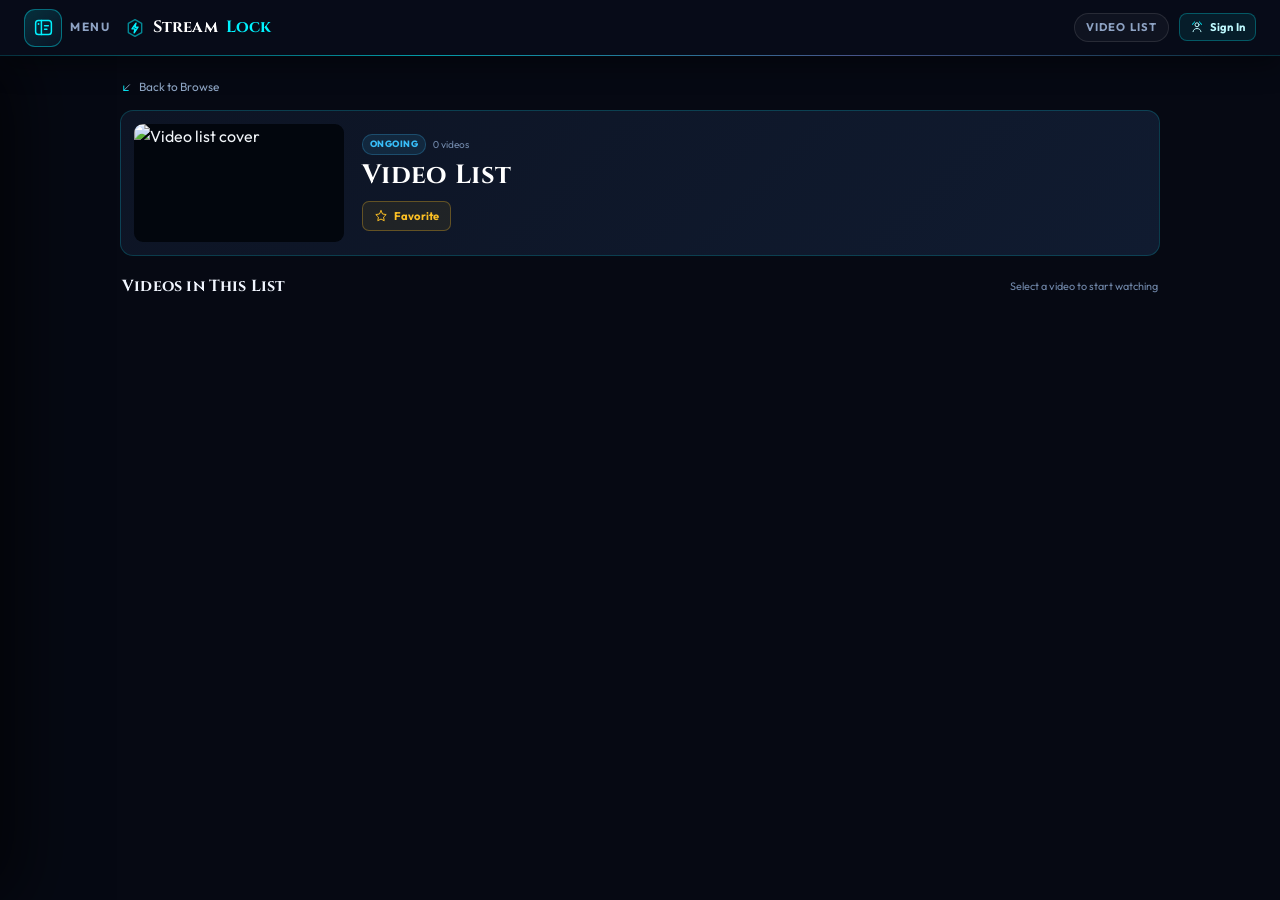
<file: list.html>
<!DOCTYPE html>
<html lang="en">
<head>
  <script async src="https://pagead2.googlesyndication.com/pagead/js/adsbygoogle.js?client=ca-pub-8571248502433126" crossorigin="anonymous"></script>

  <meta charset="UTF-8">
  <meta name="viewport" content="width=device-width, initial-scale=1.0">
  <title>Video List | StreamLock</title>
  <link rel="stylesheet" href="theme.css">
  <style>
    *{box-sizing:border-box;margin:0;padding:0}
    body{min-height:100vh;background:#060913;color:#f1f5f9}
    .collection-shell{width:min(100% - 28px,1040px);margin:20px auto 44px}
    .back-link{display:inline-flex;align-items:center;gap:6px;color:#8fa6c5;text-decoration:none;font-size:.74rem;margin-bottom:13px}.back-link:hover{color:#00f2fe}.back-link .sl-ic{margin:0;transform:rotate(180deg)}
    .collection-hero{display:grid;grid-template-columns:210px minmax(0,1fr);gap:18px;align-items:center;padding:13px;background:linear-gradient(135deg,#0d1424,#101b30);border:1px solid rgba(0,242,254,.18);border-radius:13px;margin-bottom:18px}
    .collection-cover{display:block;width:210px;aspect-ratio:16/9;object-fit:cover;border-radius:9px;background:#02060d}
    .collection-title{font-size:clamp(1.2rem,3vw,1.65rem);line-height:1.15;color:#fff;margin:5px 0 6px}.collection-description{color:#8fa6c5;font-size:.78rem;line-height:1.5;max-width:680px}.collection-hero-actions{display:flex;align-items:center;gap:8px;flex-wrap:wrap;margin-top:11px}
    .collection-favorite{display:inline-flex;align-items:center;gap:6px;border:1px solid rgba(251,191,36,.3);border-radius:7px;background:rgba(251,191,36,.08);color:#fbbf24;padding:7px 11px;font-size:.7rem;cursor:pointer}.collection-favorite.active{background:rgba(251,191,36,.16)}.collection-favorite .sl-ic{width:14px;height:14px;margin:0}
    .collection-list-heading{display:flex;align-items:center;justify-content:space-between;gap:12px;margin:0 2px 10px}.collection-list-heading h2{font-size:1rem;color:#f1f6ff}.collection-list-heading span{color:#7188aa;font-size:.68rem}
    .collection-videos{display:grid;gap:8px}.collection-video{display:grid;grid-template-columns:34px 128px minmax(0,1fr) auto;align-items:center;gap:12px;padding:8px 11px 8px 8px;background:#0d1424;border:1px solid rgba(255,255,255,.085);border-radius:10px;text-decoration:none;transition:border-color .2s,transform .2s}.collection-video:hover{border-color:rgba(0,242,254,.4);transform:translateX(2px)}
    .video-number{color:#526b8e;font-size:.73rem;font-weight:800;text-align:center}.collection-video-thumb{width:128px;aspect-ratio:16/9;object-fit:cover;border-radius:7px;background:#000}.collection-video-info{min-width:0}.collection-video-title{display:block;color:#edf5ff;font-size:.86rem;line-height:1.25;white-space:nowrap;overflow:hidden;text-overflow:ellipsis}.collection-video-desc{display:-webkit-box;-webkit-line-clamp:2;-webkit-box-orient:vertical;overflow:hidden;color:#7e94b4;font-size:.69rem;line-height:1.4;margin-top:4px}.collection-watch{display:inline-flex;align-items:center;gap:5px;color:#00f2fe;font-size:.68rem;font-weight:800;white-space:nowrap}.collection-watch .sl-ic{width:14px;height:14px;margin:0}
    .collection-empty{padding:28px 18px;text-align:center;background:#0d1424;border:1px dashed rgba(255,255,255,.14);border-radius:11px;color:#8fa6c5;font-size:.8rem}.collection-empty a{color:#00f2fe}
    @media(max-width:600px){.collection-shell{width:min(100% - 20px,1040px);margin-top:14px}.collection-hero{grid-template-columns:104px minmax(0,1fr);gap:12px;padding:10px}.collection-cover{width:104px}.collection-title{font-size:1rem}.collection-description{display:-webkit-box;-webkit-line-clamp:2;-webkit-box-orient:vertical;overflow:hidden;font-size:.68rem}.collection-video{grid-template-columns:86px minmax(0,1fr) auto;gap:9px;padding:8px}.video-number{display:none}.collection-video-thumb{width:86px}.collection-video-title{font-size:.76rem}.collection-video-desc{-webkit-line-clamp:1;font-size:.63rem}.collection-watch span:last-child{display:none}}


    /* V10: vertical, compact video discovery within a collection */
    .collection-videos{grid-template-columns:repeat(auto-fill,minmax(175px,1fr));gap:10px}
    .collection-video{position:relative;display:flex;flex-direction:column;align-items:stretch;gap:0;padding:0;overflow:hidden;border-radius:10px}
    .collection-video:hover{transform:translateY(-2px)}
    .video-number{display:none}
    .collection-video-thumb{width:100%;height:auto;aspect-ratio:16/10;border-radius:0}
    .collection-video-info{padding:9px 10px 5px;flex:1}
    .collection-video-title{font-size:.79rem;white-space:normal;display:-webkit-box;-webkit-line-clamp:2;-webkit-box-orient:vertical;min-height:2.4em}
    .collection-video-desc{font-size:.64rem;-webkit-line-clamp:2}
    .collection-watch{padding:5px 10px 10px;font-size:.63rem}
    @media(max-width:600px){.collection-videos{grid-template-columns:repeat(2,minmax(0,1fr));gap:8px}.collection-video{display:flex;padding:0}.collection-video-thumb{width:100%;height:auto;aspect-ratio:16/10}.collection-video-info{padding:8px}.collection-video-title{font-size:.72rem}.collection-video-desc{display:none}.collection-watch{padding:3px 8px 8px}.collection-watch span:last-child{display:inline}}
  </style>
</head>
<body>
  <main class="collection-shell">
    <a class="back-link" id="back-link" href="browse.html"><span class="sl-ic" data-icon="arrowUpRight"></span> Back to Browse</a>
    <div id="collection-content">
      <section class="collection-hero" id="collection-hero">
        <img class="collection-cover" id="collection-cover" alt="Video list cover">
        <div>
          <div class="sl-list-badges"><span class="sl-list-status" id="collection-status">Ongoing</span><span class="sl-list-count" id="collection-count">0 videos</span></div>
          <h1 class="collection-title" id="collection-title">Video List</h1>
          <p class="collection-description" id="collection-description"></p>
          <div class="collection-hero-actions"><button type="button" class="collection-favorite" id="collection-favorite" onclick="toggleFavorite()"><span class="sl-ic" data-icon="starOutline"></span><span>Favorite</span></button></div>
        </div>
      </section>
      <div class="collection-list-heading"><h2>Videos in This List</h2><span>Select a video to start watching</span></div>
      <div class="collection-videos" id="videos-container"></div>
    </div>
  </main>

  <script src="supabase.js"></script>
  <script src="supabase-config.js"></script>
  <script src="storage.js"></script>
  <script>
    const groupId = new URLSearchParams(location.search).get('id') || '';
    const returnToFavorites = new URLSearchParams(location.search).get('from') === 'favorites';
    let appData = null;
    let session = null;
    let group = null;
    let videos = [];

    function init() {
      appData = getLocalData();
      session = getCurrentSession();
      group = (appData.groups || []).find(item => item.id === groupId);
      document.getElementById('back-link').href = returnToFavorites ? 'browse.html?favorites=1' : 'browse.html';
      document.getElementById('back-link').lastChild.textContent = returnToFavorites ? ' Back to My Favorite Video Lists' : ' Back to Browse';
      if (!group) {
        document.getElementById('collection-content').innerHTML = '<div class="collection-empty">This video list could not be found. <a href="browse.html">Return to Browse</a>.</div>';
        document.title = 'Video List Not Found | StreamLock';
        return;
      }
      videos = (group.videoIds || []).map(id => (appData.links || []).find(video => video.id === id)).filter(Boolean);
      document.title = slStripEmoji(group.title) + ' | StreamLock';
      document.getElementById('collection-title').textContent = group.title;
      document.getElementById('collection-description').textContent = group.description || 'Curated video collection.';
      document.getElementById('collection-count').textContent = videos.length + (videos.length === 1 ? ' video' : ' videos');
      const complete = group.status === 'complete';
      const status = document.getElementById('collection-status');
      status.textContent = complete ? 'Complete' : 'Ongoing';
      status.classList.toggle('complete',complete);
      const cover = document.getElementById('collection-cover');
      cover.src = group.thumbnail || 'https://images.unsplash.com/photo-1542751371-adc38448a05e?auto=format&fit=crop&w=600&q=80';
      hydrateIndexedImages(document.getElementById('collection-hero'));
      renderFavoriteButton();
      renderVideos();
    }

    function renderFavoriteButton() {
      const favorite = !!(session && (session.favorites || []).includes(group.id));
      const button = document.getElementById('collection-favorite');
      button.classList.toggle('active',favorite);
      button.setAttribute('aria-pressed',String(favorite));
      button.innerHTML = '<span class="sl-ic">' + SLIcon(favorite ? 'star' : 'starOutline') + '</span><span>' + (favorite ? 'Favorited' : 'Favorite') + '</span>';
      slHydrate(button);
    }

    function renderVideos() {
      const container = document.getElementById('videos-container');
      if (!videos.length) {
        container.innerHTML = '<div class="collection-empty">This list does not contain any videos yet.</div>';
        return;
      }
      container.innerHTML = videos.map((video,index) => {
        const thumb = video.thumbnail || 'https://images.unsplash.com/photo-1618005182384-a83a8bd57fbe?auto=format&fit=crop&w=600&q=80';
        return '<a class="collection-video" href="watch.html?id=' + encodeURIComponent(video.id) + '"><span class="video-number">' + String(index + 1).padStart(2,'0') + '</span><img class="collection-video-thumb" src="' + escapeHtml(thumb) + '" alt=""><span class="collection-video-info"><span class="collection-video-title">' + escapeHtml(video.title) + '</span><span class="collection-video-desc">' + escapeHtml(video.description || 'Open this video to start watching.') + '</span></span><span class="collection-watch"><span class="sl-ic">' + SLIcon('play') + '</span><span>Watch Video</span></span></a>';
      }).join('');
      slHydrate(container);
      hydrateIndexedImages(container);
    }

    async function toggleFavorite() {
      if (!session) {
        if (await slConfirm('Sign in to save your favorite video lists. Would you like to sign in now?','Save Favorite Video Lists')) location.href = 'login.html';
        return;
      }
      if (!session.favorites) session.favorites = [];
      const index = session.favorites.indexOf(group.id);
      if (index === -1) session.favorites.push(group.id); else session.favorites.splice(index,1);
      setCurrentSession(session);
      const userIndex = appData.users.findIndex(user => user.id === session.id);
      if (userIndex !== -1) { appData.users[userIndex].favorites = session.favorites; saveLocalData(appData); }
      renderFavoriteButton();
    }

    function escapeHtml(value) {
      return String(value || '').replace(/&/g,'&amp;').replace(/</g,'&lt;').replace(/>/g,'&gt;').replace(/"/g,'&quot;').replace(/'/g,'&#39;');
    }

    slBoot(init);
  </script>
</body>
</html>
</file>
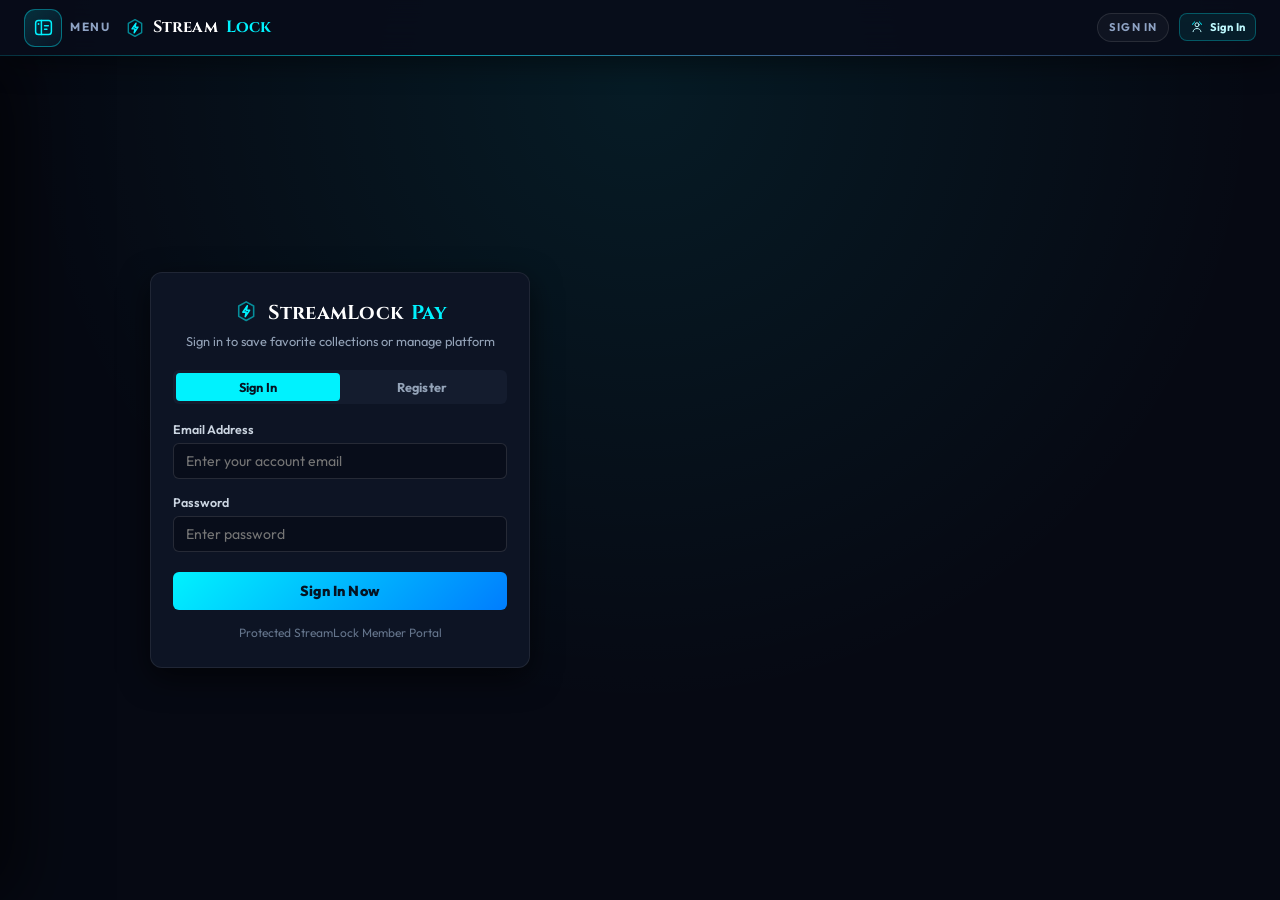
<file: login.html>
<!DOCTYPE html>
<html lang="en">
<head>
  <script async src="https://pagead2.googlesyndication.com/pagead/js/adsbygoogle.js?client=ca-pub-8571248502433126" crossorigin="anonymous"></script>

  <meta charset="UTF-8">
  <meta name="viewport" content="width=device-width, initial-scale=1.0">
  <title>Sign In / Register - StreamLock</title>
  <link rel="stylesheet" href="theme.css">
  <style>
    * { box-sizing: border-box; margin: 0; padding: 0; }
    body {
      background-color: #060913;
      color: #f1f5f9;
      font-family: -apple-system, BlinkMacSystemFont, "Segoe UI", Roboto, sans-serif;
      min-height: 100vh;
      display: flex;
      align-items: center;
      justify-content: center;
      padding: 16px;
      background-image: radial-gradient(circle at 50% 10%, rgba(0, 242, 254, 0.08) 0%, transparent 60%);
    }
    .login-page { width:min(100%, 980px); display:grid; grid-template-columns:380px minmax(0,1fr); gap:24px; align-items:center; }
    .login-page .sl-ad-section { margin-top:0; }
    @media(max-width:800px){ .login-page{grid-template-columns:1fr} .auth-card{margin:0 auto} }
    .auth-card {
      background: #0d1424;
      border: 1px solid rgba(255, 255, 255, 0.08);
      border-radius: 12px;
      width: 100%;
      max-width: 380px;
      padding: 24px 22px;
      box-shadow: 0 10px 30px rgba(0,0,0,0.6);
    }
    .brand-logo {
      display: flex;
      align-items: center;
      justify-content: center;
      gap: 8px;
      font-weight: 800;
      font-size: 1.25rem;
      color: #fff;
      margin-bottom: 4px;
    }
    .brand-logo span { color: #00f2fe; }
    .auth-sub {
      text-align: center;
      color: #94a3b8;
      font-size: 0.8rem;
      margin-bottom: 18px;
    }
    .auth-tabs {
      display: flex;
      background: #141c2e;
      border-radius: 6px;
      padding: 3px;
      margin-bottom: 16px;
    }
    .auth-tab {
      flex: 1;
      padding: 6px;
      border: none;
      background: transparent;
      color: #94a3b8;
      font-weight: 700;
      font-size: 0.8rem;
      border-radius: 4px;
      cursor: pointer;
    }
    .auth-tab.active {
      background: #00f2fe;
      color: #051322;
    }
    .form-group { margin-bottom: 14px; }
    .form-label {
      display: block;
      font-size: 0.78rem;
      font-weight: 600;
      margin-bottom: 4px;
      color: #cbd5e1;
    }
    .form-input {
      width: 100%;
      padding: 8px 12px;
      background: #080d1a;
      border: 1px solid rgba(255, 255, 255, 0.12);
      border-radius: 6px;
      color: #fff;
      font-size: 0.88rem;
      outline: none;
    }
    .form-input:focus { border-color: #00f2fe; }
    .btn-submit {
      width: 100%;
      padding: 10px;
      background: linear-gradient(135deg, #00f2fe 0%, #007dfe 100%);
      color: #051322;
      border: none;
      border-radius: 6px;
      font-size: 0.9rem;
      font-weight: 800;
      cursor: pointer;
      margin-top: 6px;
    }
    .btn-submit:hover { opacity: 0.95; }
    .auth-footnote {
      text-align: center;
      font-size: 0.75rem;
      color: #64748b;
      margin-top: 14px;
    }
  </style>
</head>
<body>

  <main class="login-page">
  <div class="auth-card">
    <div class="brand-logo">
      <span>⚡</span> StreamLock<span>Pay</span>
    </div>
    <div class="auth-sub" id="auth-sub-text">Sign in to save favorite collections or manage platform</div>

    <div class="auth-tabs">
      <button class="auth-tab active" id="tab-login" onclick="setAuthMode('login')">Sign In</button>
      <button class="auth-tab" id="tab-register" onclick="setAuthMode('register')">Register</button>
    </div>

    <form id="auth-form" onsubmit="handleAuthSubmit(event)">
      <div class="form-group" id="group-name" style="display:none;">
        <label class="form-label">Full Name</label>
        <input type="text" id="inp-name" class="form-input" placeholder="Your full name">
      </div>

      <div class="form-group">
        <label class="form-label">Email Address</label>
        <input type="text" id="inp-identifier" class="form-input" placeholder="Enter your account email" required>
      </div>

      <div class="form-group">
        <label class="form-label">Password</label>
        <input type="password" id="inp-password" class="form-input" placeholder="Enter password" required>
      </div>

      <button type="submit" class="btn-submit" id="btn-auth-submit">Sign In Now</button>
    </form>

    <div class="auth-footnote">
      Protected StreamLock Member Portal
    </div>
  </div>
  <section class="sl-ad-section">
    <div class="sl-section-heading"><span class="sl-ic" data-icon="spark"></span><span>Sponsor Picks</span></div>
    <p class="sl-section-sub">Featured partner offers selected for this page.</p>
    <div class="sl-ad-trio" data-ad-placement="login"></div>
    <div class="sl-ad-disclosure">Sponsored content · supports free streaming</div>
  </section>
  </main>

  <script src="supabase.js"></script>
  <script src="supabase-config.js"></script>
  <script src="storage.js"></script>
  <script>
    let mode = 'login';

    function setAuthMode(newMode) {
      mode = newMode;
      document.getElementById('tab-login').classList.toggle('active', mode === 'login');
      document.getElementById('tab-register').classList.toggle('active', mode === 'register');
      document.getElementById('group-name').style.display = mode === 'register' ? 'block' : 'none';
      document.getElementById('btn-auth-submit').innerText = mode === 'register' ? 'Create Account' : 'Sign In Now';
    }

    async function handleAuthSubmit(e) {
      e.preventDefault();
      const email = document.getElementById('inp-identifier').value.trim();
      const password = document.getElementById('inp-password').value;
      const button = document.getElementById('btn-auth-submit');
      if (!email.includes('@')) { await slAlert('Enter the email address used for your Supabase account.'); return; }
      button.disabled = true;
      try {
        if (mode === 'login') {
          const { error } = await window.slSupabase.auth.signInWithPassword({ email,password });
          if (error) throw error;
        } else {
          const name = document.getElementById('inp-name').value.trim() || 'Viewer';
          const username = email.split('@')[0].replace(/[^a-zA-Z0-9_-]/g,'-');
          const { data,error } = await window.slSupabase.auth.signUp({
            email,password,options:{ data:{full_name:name,username},emailRedirectTo:location.origin + location.pathname }
          });
          if (error) throw error;
          if (!data.session) {
            await slAlert('Account created. Check your email to confirm it, then return here to sign in.','Confirm Your Email');
            return;
          }
        }
        const { data } = await window.slSupabase.auth.getSession();
        await slCloudSyncSession(data.session);
        const session = getCurrentSession();
        await slAlert(session && session.role === 'admin' ? 'Developer privileges verified. Entering Admin Management...' : 'Welcome! Your StreamLock account is now active.');
        window.location.href = session && session.role === 'admin' ? 'index.html' : 'profile.html';
      } catch (error) {
        await slAlert(error.message || 'Authentication failed. Please try again.','Sign In Unsuccessful');
      } finally { button.disabled = false; }
    }

    slBoot(() => {});
  </script>
</body>
</html>
</file>
<file: theme.css>
/* ============================================================
   StreamLock — Unified Design System
   Display: SLDisplay (engraved, magical, highly legible serif caps)
   Text:    SLText (rounded geometric sans, soft on the eyes)
   Fonts are embedded, so the site works fully offline.
   ============================================================ */
@font-face{font-family:'SLDisplay';src:url([data-uri]) format('woff2');font-weight:400 900;font-style:normal;font-display:swap}
@font-face{font-family:'SLText';src:url([data-uri]) format('woff2');font-weight:300 800;font-style:normal;font-display:swap}

:root{
  --sl-display:'SLDisplay','Cinzel',Georgia,serif;
  --sl-text:'SLText','Outfit',-apple-system,BlinkMacSystemFont,'Segoe UI',sans-serif;
  --sl-cyan:#00f2fe;
  --sl-blue:#4facfe;
  --sl-amber:#fbbf24;
  --sl-violet:#a78bfa;
  --sl-bar-h:56px;
}

/* One consistent type voice everywhere, including inline-styled elements */
*,*::before,*::after{font-family:var(--sl-font,var(--sl-text))!important;font-variant-numeric:tabular-nums}
html{scroll-behavior:smooth}
body{
  padding-top:var(--sl-bar-h)!important;
  color:#e9eff9;
  line-height:1.55;
  -webkit-font-smoothing:antialiased;
  text-rendering:optimizeLegibility;
}
h1,h2,h3,h4,h5,h6,
.brand,.brand-logo,.section-title,.stat-value,.video-title,.ad-headline,
.sl-wordmark,.sl-drawer-brand strong,.locked-msg-box h2,.sl-ad-title,
.sl-section-heading,.sl-unlock-title{
  --sl-font:var(--sl-display);
  font-weight:700!important;
  letter-spacing:.012em;
}
button,.btn,.tab-btn,.auth-tab,.ad-btn,.sl-nav-text b{font-weight:700;letter-spacing:.012em}
::selection{background:rgba(0,242,254,.28);color:#fff}
::-webkit-scrollbar{width:9px;height:9px}
::-webkit-scrollbar-track{background:#080d19}
::-webkit-scrollbar-thumb{background:#22304c;border-radius:9px;border:2px solid #080d19}
::-webkit-scrollbar-thumb:hover{background:#33486f}

/* ---------- Custom vector icon system (no emoji) ---------- */
.sl-ic{display:inline-flex;align-items:center;justify-content:center;width:1.12em;height:1.12em;vertical-align:-.19em;margin:0 .10em;flex:none;color:inherit;--sl-ic-accent:#00f2fe}
.sl-ic>svg{width:100%;height:100%;display:block;overflow:visible}
.sl-ic .acc{stroke:var(--sl-ic-accent)}
.sl-ic .acc-fill{fill:var(--sl-ic-accent);stroke:none}
.sl-ic .soft{opacity:.55}

/* ---------- Global top bar with corner menu button ---------- */
.sl-topbar{
  position:fixed;top:0;left:0;right:0;height:var(--sl-bar-h);z-index:100003;
  display:flex;align-items:center;gap:14px;padding:0 clamp(12px,2.4vw,24px);
  background:rgba(8,13,26,.90);backdrop-filter:blur(16px);-webkit-backdrop-filter:blur(16px);
  border-bottom:1px solid rgba(0,242,254,.16);
  box-shadow:0 8px 28px rgba(0,0,0,.42);
}
.sl-topbar::after{content:'';position:absolute;left:0;right:0;bottom:-1px;height:1px;background:linear-gradient(90deg,transparent,rgba(0,242,254,.55),rgba(167,139,250,.4),transparent)}
.sl-menu-btn{
  width:38px;height:38px;flex:0 0 38px;display:grid;place-items:center;
  border-radius:11px;border:1px solid rgba(0,242,254,.38);
  background:linear-gradient(145deg,rgba(0,242,254,.16),rgba(79,172,254,.05));
  color:var(--sl-cyan);cursor:pointer;position:relative;
  transition:transform .35s cubic-bezier(.22,1,.36,1),box-shadow .3s ease,border-color .3s ease,background .3s ease;
}
.sl-menu-btn .sl-ic{width:21px;height:21px;margin:0}
.sl-menu-btn:hover{transform:translateY(-1px);box-shadow:0 0 0 4px rgba(0,242,254,.10),0 8px 22px rgba(0,242,254,.20);border-color:var(--sl-cyan)}
body.sl-menu-open .sl-menu-btn{background:linear-gradient(145deg,rgba(0,242,254,.28),rgba(167,139,250,.12));border-color:var(--sl-cyan)}
body.sl-menu-open .sl-menu-btn .sl-ic{transform:translateX(2px)}
.sl-menu-btn .sl-ic{transition:transform .4s cubic-bezier(.22,1,.36,1)}
.sl-menu-label{font-size:.74rem;font-weight:700;letter-spacing:.14em;text-transform:uppercase;color:#8ea3c4;margin-left:-6px}
.sl-wordmark{display:flex;align-items:center;gap:8px;font-size:1.02rem;color:#fff;white-space:nowrap}
.sl-wordmark .sl-ic{width:20px;height:20px;margin:0;color:var(--sl-cyan)}
.sl-wordmark em{font-style:normal;color:var(--sl-cyan)}
.sl-topbar-right{margin-left:auto;display:flex;align-items:center;gap:10px;min-width:0}
.sl-page-chip{font-size:.7rem;font-weight:700;letter-spacing:.1em;text-transform:uppercase;color:#8ea3c4;border:1px solid rgba(255,255,255,.10);background:rgba(255,255,255,.035);padding:5px 11px;border-radius:20px;white-space:nowrap;overflow:hidden;text-overflow:ellipsis;max-width:44vw}
@media(max-width:560px){.sl-menu-label,.sl-page-chip{display:none}}

/* ---------- Sliding drawer + scrim ---------- */
.sl-scrim{
  position:fixed;top:var(--sl-bar-h);left:0;right:0;bottom:0;z-index:100001;background:rgba(3,7,18,.70);
  backdrop-filter:blur(5px);-webkit-backdrop-filter:blur(5px);
  opacity:0;visibility:hidden;transition:opacity .4s ease,visibility .4s ease;
}
body.sl-menu-open .sl-scrim{opacity:1;visibility:visible}
.sl-drawer{
  position:fixed;top:var(--sl-bar-h);left:0;bottom:0;width:min(372px,88vw);z-index:100002;
  display:flex;flex-direction:column;overflow:hidden;
  background:linear-gradient(165deg,#101c36 0%,#0a1122 52%,#080d1b 100%);
  border-right:1px solid rgba(0,242,254,.24);
  box-shadow:28px 0 70px rgba(0,0,0,.7);
  transform:translateX(-104%);
  transition:transform .46s cubic-bezier(.22,1,.36,1);
  will-change:transform;
}
body.sl-menu-open .sl-drawer{transform:translateX(0)}
.sl-drawer::before{content:'';position:absolute;top:-140px;left:-110px;width:340px;height:340px;background:radial-gradient(circle,rgba(0,242,254,.20),transparent 68%);pointer-events:none}
.sl-drawer::after{content:'';position:absolute;bottom:-160px;right:-120px;width:300px;height:300px;background:radial-gradient(circle,rgba(167,139,250,.14),transparent 70%);pointer-events:none}
.sl-drawer-head{position:relative;display:flex;align-items:center;justify-content:space-between;gap:12px;padding:22px 20px 18px;border-bottom:1px solid rgba(255,255,255,.07)}
.sl-drawer-brand{display:flex;align-items:center;gap:11px}
.sl-drawer-mark{width:40px;height:40px;display:grid;place-items:center;border-radius:12px;border:1px solid rgba(0,242,254,.35);background:linear-gradient(145deg,rgba(0,242,254,.18),rgba(167,139,250,.10));color:var(--sl-cyan)}
.sl-drawer-mark .sl-ic{width:23px;height:23px;margin:0}
.sl-drawer-brand strong{display:block;font-size:1.02rem;line-height:1.15;color:#fff}
.sl-drawer-brand small{display:block;font-size:.7rem;letter-spacing:.16em;text-transform:uppercase;color:#7d93b6}
.sl-close{width:32px;height:32px;display:grid;place-items:center;border-radius:10px;border:1px solid rgba(255,255,255,.10);background:rgba(255,255,255,.04);color:#9bb0cf;cursor:pointer;transition:.25s}
.sl-close:hover{color:#fff;border-color:rgba(0,242,254,.5);transform:rotate(90deg)}
.sl-close .sl-ic{width:17px;height:17px;margin:0}
.sl-drawer-body{position:relative;flex:1;overflow-y:auto;padding:18px 16px 22px;display:flex;flex-direction:column;gap:9px}
.sl-group-label{font-size:.67rem;font-weight:800;letter-spacing:.19em;text-transform:uppercase;color:#7089ad;padding:8px 6px 4px;display:flex;align-items:center;gap:8px}
.sl-group-label::after{content:'';flex:1;height:1px;background:linear-gradient(90deg,rgba(255,255,255,.12),transparent)}
.sl-group-label.sl-dev{color:var(--sl-amber);margin-top:14px}
.sl-group-label.sl-dev::after{background:linear-gradient(90deg,rgba(251,191,36,.35),transparent)}
.sl-group-label .sl-ic{width:15px;height:15px;margin:0;color:var(--sl-amber)}
.sl-nav-item{
  --i:0;
  display:flex;align-items:center;gap:12px;padding:11px 12px;border-radius:13px;
  text-decoration:none;color:#e9eff9;background:rgba(255,255,255,.035);
  border:1px solid rgba(255,255,255,.075);
  opacity:0;transform:translateX(-20px);
  transition:background .25s ease,border-color .25s ease,transform .25s ease,box-shadow .25s ease;
}
body.sl-menu-open .sl-nav-item{animation:slSlideIn .5s cubic-bezier(.22,1,.36,1) forwards;animation-delay:calc(.12s + var(--i)*.055s)}
@keyframes slSlideIn{to{opacity:1;transform:translateX(0)}}
.sl-nav-item:hover{background:rgba(0,242,254,.09);border-color:rgba(0,242,254,.42);transform:translateX(3px);box-shadow:0 8px 22px rgba(0,0,0,.3)}
.sl-nav-item.sl-dev-item{background:linear-gradient(120deg,rgba(0,242,254,.09),rgba(167,139,250,.05));border-color:rgba(0,242,254,.22)}
.sl-nav-ico{width:36px;height:36px;flex:0 0 36px;display:grid;place-items:center;border-radius:10px;background:rgba(0,242,254,.10);border:1px solid rgba(0,242,254,.20);color:var(--sl-cyan)}
.sl-nav-item.sl-dev-item .sl-nav-ico{background:rgba(251,191,36,.10);border-color:rgba(251,191,36,.25);color:var(--sl-amber)}
.sl-nav-ico .sl-ic{width:20px;height:20px;margin:0}
.sl-nav-ico .sl-ic{--sl-ic-accent:#a78bfa}
.sl-nav-item.sl-dev-item .sl-nav-ico .sl-ic{--sl-ic-accent:#fbbf24}
.sl-nav-text{min-width:0;flex:1;display:block}
.sl-nav-text b{display:block;font-size:.87rem;color:#f3f7ff;white-space:nowrap;overflow:hidden;text-overflow:ellipsis}
.sl-nav-text small{display:block;font-size:.71rem;color:#8298b9;white-space:nowrap;overflow:hidden;text-overflow:ellipsis}
.sl-nav-arrow{color:#66809f}
.sl-nav-arrow .sl-ic{width:15px;height:15px;margin:0}
.sl-nav-tag{font-size:.62rem;font-weight:800;letter-spacing:.06em;text-transform:uppercase;color:#05131b;background:var(--sl-amber);padding:4px 7px;border-radius:6px;white-space:nowrap}
.sl-drawer-foot{position:relative;padding:14px 20px 18px;border-top:1px solid rgba(255,255,255,.07);font-size:.71rem;color:#6f88ab;display:flex;align-items:center;gap:8px}
.sl-drawer-foot .sl-ic{width:15px;height:15px;margin:0;color:var(--sl-cyan)}

/* ---------- Watch page: scroll CTA + three sponsor cards ---------- */
.sl-lock-eyebrow{display:inline-flex;align-items:center;gap:7px;font-size:.7rem;font-weight:800;letter-spacing:.18em;text-transform:uppercase;color:var(--sl-cyan);margin-bottom:10px}
.sl-lock-eyebrow .sl-ic{width:16px;height:16px;margin:0}
.sl-scroll-cta{
  display:inline-flex;align-items:center;justify-content:center;gap:11px;
  padding:13px 26px;border-radius:999px;border:1px solid rgba(0,242,254,.55);
  background:linear-gradient(135deg,rgba(0,242,254,.16),rgba(79,172,254,.10));
  color:#eafeff;cursor:pointer;
  font-size:.98rem;font-weight:800;letter-spacing:.01em;
  box-shadow:0 8px 28px rgba(0,242,254,.16),inset 0 1px 0 rgba(255,255,255,.10);
  transition:transform .3s cubic-bezier(.22,1,.36,1),box-shadow .3s ease,background .3s ease;
}
.sl-scroll-cta:hover{transform:translateY(-3px);box-shadow:0 14px 36px rgba(0,242,254,.34)}
.sl-scroll-cta .sl-ic{width:19px;height:19px;margin:0;color:var(--sl-cyan);animation:slNudge 1.9s ease-in-out infinite}
@keyframes slNudge{0%,100%{transform:translateY(-2px)}50%{transform:translateY(3px)}}
.sl-ad-section{margin-top:22px}
.sl-section-heading{display:flex;align-items:center;gap:10px;font-size:1.12rem;color:#f1f6ff;margin-bottom:3px}
.sl-section-heading .sl-ic{width:21px;height:21px;margin:0;color:var(--sl-cyan)}
.sl-section-sub{font-size:.8rem;color:#8298b9;margin:0 0 14px}
.sl-ad-trio{display:grid;grid-template-columns:repeat(3,minmax(0,1fr));gap:14px}
@media(max-width:860px){.sl-ad-trio{grid-template-columns:1fr}}
.sl-ad-card{
  --ad:#00f2fe;
  position:relative;overflow:hidden;display:flex;flex-direction:column;gap:9px;
  padding:18px 17px 17px;border-radius:15px;text-decoration:none;color:#eaf1fb;
  background:linear-gradient(165deg,rgba(255,255,255,.045),rgba(255,255,255,.015));
  border:1px solid rgba(255,255,255,.09);
  transition:transform .32s cubic-bezier(.22,1,.36,1),box-shadow .32s ease,border-color .32s ease;
}
.sl-ad-card::before{content:'';position:absolute;top:-70px;right:-60px;width:190px;height:190px;border-radius:50%;background:radial-gradient(circle,color-mix(in srgb,var(--ad) 22%,transparent),transparent 70%);pointer-events:none;transition:transform .5s ease}
.sl-ad-card::after{content:'';position:absolute;top:0;left:18px;right:18px;height:2px;background:linear-gradient(90deg,transparent,var(--ad),transparent);opacity:.85}
.sl-ad-card:hover{transform:translateY(-5px);border-color:var(--ad);box-shadow:0 16px 38px rgba(0,0,0,.45),0 0 0 1px color-mix(in srgb,var(--ad) 25%,transparent)}
.sl-ad-card:hover::before{transform:scale(1.25)}
.sl-ad-ico{width:42px;height:42px;display:grid;place-items:center;border-radius:12px;color:var(--ad);background:color-mix(in srgb,var(--ad) 12%,transparent);border:1px solid color-mix(in srgb,var(--ad) 30%,transparent)}
.sl-ad-ico .sl-ic{width:24px;height:24px;margin:0;--sl-ic-accent:var(--ad)}
.sl-ad-tag{align-self:flex-start;font-size:.63rem;font-weight:800;letter-spacing:.13em;text-transform:uppercase;color:#07121c;background:var(--ad);padding:4px 9px;border-radius:6px}
.sl-ad-title{font-size:1.02rem;line-height:1.25;color:#fff}
.sl-ad-desc{font-size:.82rem;color:#93a7c4;line-height:1.5;flex:1}
.sl-ad-cta{display:inline-flex;align-items:center;gap:8px;align-self:flex-start;margin-top:4px;padding:9px 15px;border-radius:9px;background:color-mix(in srgb,var(--ad) 16%,transparent);border:1px solid color-mix(in srgb,var(--ad) 45%,transparent);color:var(--ad);font-size:.8rem;font-weight:800;transition:.25s}
.sl-ad-card:hover .sl-ad-cta{background:var(--ad);color:#07121c}
.sl-ad-cta .sl-ic{width:14px;height:14px;margin:0;--sl-ic-accent:currentColor}
.sl-ad-disclosure{font-size:.65rem;color:#60789a;letter-spacing:.08em;text-transform:uppercase;margin-top:2px}


/* ---------- Central video ads + responsive locked-player fix ---------- */
.sl-ad-trio{grid-template-columns:repeat(auto-fit,minmax(min(250px,100%),1fr))}
.sl-ad-video-card{padding-top:12px}
.sl-ad-media{position:relative;display:block;width:100%;aspect-ratio:16/9;overflow:hidden;border-radius:11px;background:radial-gradient(circle at 50% 20%,color-mix(in srgb,var(--ad) 18%,transparent),#070d18 72%);border:1px solid color-mix(in srgb,var(--ad) 22%,transparent)}
.sl-ad-video{position:absolute;inset:0;width:100%!important;height:100%!important;display:block!important;object-fit:cover;opacity:0;transition:opacity .35s ease;background:transparent!important}
.sl-ad-video.ready{opacity:1}
.sl-ad-media-fallback{position:absolute;inset:0;display:grid;place-items:center;color:var(--ad)}
.sl-ad-media-fallback .sl-ic{width:44px;height:44px;margin:0;--sl-ic-accent:var(--ad)}
.locked-poster-placeholder{padding:clamp(14px,3vw,32px);overflow:hidden}
.locked-msg-box{width:min(100%,760px);max-height:100%;overflow-y:auto;padding:4px 8px;scrollbar-width:thin}
.locked-msg-box h2{font-size:clamp(1.15rem,3.2vw,2rem)!important;line-height:1.12!important;margin:0 0 clamp(10px,2vh,18px)!important;overflow-wrap:anywhere}
.sl-scroll-cta{max-width:100%;padding:clamp(10px,1.8vw,13px) clamp(16px,3vw,26px);font-size:clamp(.78rem,2vw,.98rem);line-height:1.25;text-align:center;flex-wrap:wrap}
@media(max-height:700px) and (min-width:601px){
  .main-wrap{margin-top:10px}
  .locked-msg-box h2{font-size:clamp(1.05rem,2.6vw,1.6rem)!important}
  .sl-lock-eyebrow{margin-bottom:6px}
  .sl-scroll-cta{padding:10px 20px}
}
@media(max-width:600px){
  .locked-msg-box h2{font-size:clamp(1rem,5.8vw,1.35rem)!important}
  .locked-poster-placeholder{padding:12px}
}


/* ---------- Adaptive platform embeds + customizable ad icons ---------- */
.sl-ad-media-mount{position:absolute;inset:0;z-index:1;display:block}
.sl-ad-media-mount>.sl-ad-video{position:absolute;inset:0;width:100%!important;height:100%!important;border:0;object-fit:cover}
.sl-ad-media-fallback{z-index:0}
.sl-ad-custom-icon{position:absolute;z-index:3;top:9px;left:9px;width:36px;height:36px;display:grid;place-items:center;overflow:hidden;border-radius:10px;color:var(--ad);background:rgba(4,10,20,.80);border:1px solid color-mix(in srgb,var(--ad) 48%,transparent);box-shadow:0 5px 16px rgba(0,0,0,.3);backdrop-filter:blur(7px)}
.sl-ad-custom-icon .sl-ic{width:20px;height:20px;margin:0;--sl-ic-accent:var(--ad)}
.sl-ad-custom-image{display:block;width:100%;height:100%;object-fit:cover}


/* ---------- Compact searchable video-list cards ---------- */
.sl-list-grid{display:grid;gap:9px}
.sl-list-card{display:grid;grid-template-columns:150px minmax(0,1fr) auto;align-items:center;gap:13px;min-height:104px;padding:9px;background:linear-gradient(135deg,#0d1424,#10182a);border:1px solid rgba(255,255,255,.085);border-radius:11px;transition:border-color .2s,transform .2s,box-shadow .2s}
.sl-list-card:hover{border-color:rgba(0,242,254,.32);transform:translateY(-1px);box-shadow:0 8px 24px rgba(0,0,0,.22)}
.sl-list-thumb-link{display:block;width:150px;height:86px;overflow:hidden;border-radius:8px;background:#030711;text-decoration:none}
.sl-list-thumb{display:block;width:100%;height:100%;object-fit:cover;transition:transform .3s}.sl-list-card:hover .sl-list-thumb{transform:scale(1.035)}
.sl-list-info{min-width:0}.sl-list-badges{display:flex;align-items:center;gap:7px;margin-bottom:4px}
.sl-list-status{display:inline-flex;align-items:center;padding:2px 7px;border-radius:10px;background:rgba(56,189,248,.11);border:1px solid rgba(56,189,248,.25);color:#38bdf8;font-size:.57rem;font-weight:800;letter-spacing:.05em;text-transform:uppercase}.sl-list-status.complete{color:#34d399;background:rgba(52,211,153,.1);border-color:rgba(52,211,153,.24)}
.sl-list-count{color:#7188aa;font-size:.63rem}.sl-list-title{display:block;color:#f2f7ff;font-family:var(--sl-display)!important;font-size:.91rem;line-height:1.2;text-decoration:none;white-space:nowrap;overflow:hidden;text-overflow:ellipsis}.sl-list-title:hover{color:#00f2fe}
.sl-list-desc{display:-webkit-box;-webkit-line-clamp:2;-webkit-box-orient:vertical;overflow:hidden;color:#8298b9;font-size:.7rem;line-height:1.4;margin-top:4px;max-width:650px}
.sl-list-actions{display:flex;flex-direction:column;align-items:stretch;gap:6px;min-width:98px}.sl-list-favorite,.sl-list-open{display:inline-flex;align-items:center;justify-content:center;gap:5px;border-radius:7px;padding:6px 9px;font-size:.66rem;font-weight:800;text-decoration:none;white-space:nowrap;cursor:pointer}.sl-list-favorite{border:1px solid rgba(251,191,36,.25);background:rgba(251,191,36,.07);color:#fbbf24}.sl-list-favorite.active{background:rgba(251,191,36,.16);border-color:rgba(251,191,36,.46)}.sl-list-favorite .sl-ic,.sl-list-open .sl-ic{width:13px;height:13px;margin:0}.sl-list-open{border:1px solid rgba(0,242,254,.23);background:rgba(0,242,254,.08);color:#00f2fe}.sl-list-open:hover{background:#00f2fe;color:#051322}.sl-list-empty{color:#64748b;font-size:.65rem;text-align:center;padding:6px}
@media(max-width:620px){.sl-list-card{grid-template-columns:104px minmax(0,1fr);gap:10px;padding:8px}.sl-list-thumb-link{grid-row:1 / span 2;width:104px;height:74px;align-self:start}.sl-list-info{grid-column:2}.sl-list-actions{grid-column:2;flex-direction:row;min-width:0}.sl-list-favorite,.sl-list-open{flex:1;padding:5px 7px}.sl-list-desc{-webkit-line-clamp:1;font-size:.67rem}.sl-list-title{font-size:.82rem}.sl-list-badges{margin-bottom:3px}}


/* ---------- Global account action + branded dialogs ---------- */
.sl-auth-button{display:inline-flex;align-items:center;justify-content:center;gap:6px;flex:none;border:1px solid rgba(0,242,254,.28);background:rgba(0,242,254,.08);color:#bffaff;border-radius:8px;padding:6px 10px;font-size:.7rem;cursor:pointer;white-space:nowrap}.sl-auth-button:hover{background:#00f2fe;color:#051322}.sl-auth-button .sl-ic{width:14px;height:14px;margin:0}
.sl-dialog-overlay{position:fixed;inset:0;z-index:1000000;display:grid;place-items:center;padding:20px;background:rgba(2,6,15,.78);backdrop-filter:blur(8px);animation:slDialogFade .18s ease}
.sl-dialog{width:min(100%,410px);padding:25px;background:linear-gradient(150deg,#101b31,#0a1121);border:1px solid rgba(0,242,254,.3);border-radius:17px;box-shadow:0 28px 80px rgba(0,0,0,.58);text-align:center;animation:slDialogIn .22s ease}
.sl-dialog-mark{display:grid;place-items:center;width:45px;height:45px;margin:0 auto 13px;border-radius:13px;background:rgba(0,242,254,.1);border:1px solid rgba(0,242,254,.25);color:#00f2fe}.sl-dialog-mark .sl-ic{width:24px;height:24px;margin:0}.sl-dialog h2{font-size:1.12rem;color:#f2f8ff}.sl-dialog-message{color:#a9bdd7;font-size:.85rem;line-height:1.6;margin:10px 0 21px;white-space:pre-wrap}.sl-dialog-actions{display:flex;justify-content:flex-end;gap:8px}.sl-dialog-button{min-width:90px;border:1px solid rgba(255,255,255,.12);border-radius:8px;background:#162035;color:#cbd5e1;padding:9px 15px;font-size:.77rem;cursor:pointer}.sl-dialog-button.primary{margin-left:auto;background:#00f2fe;border-color:#00f2fe;color:#051322}.sl-dialog-button:hover{filter:brightness(1.1)}
@keyframes slDialogFade{from{opacity:0}to{opacity:1}}@keyframes slDialogIn{from{transform:translateY(10px) scale(.98)}to{transform:none}}
@media(max-width:480px){.sl-auth-button{padding:6px 8px}.sl-auth-button .sl-ic{display:none}.sl-dialog{padding:21px}.sl-dialog-actions{justify-content:stretch}.sl-dialog-button{flex:1;min-width:0}}

/* ---------- V7: compact, media-first sponsored cards ---------- */
.sl-ad-video-card{gap:7px;padding:10px 12px 13px;border-radius:13px}
.sl-ad-video-card .sl-ad-media{border-radius:9px}
.sl-ad-video-card .sl-ad-tag{font-size:.55rem;line-height:1.2;letter-spacing:.11em;padding:3px 7px;border-radius:5px}
.sl-ad-video-card .sl-ad-title{font-family:var(--sl-body)!important;font-size:clamp(.82rem,1.4vw,.94rem);font-weight:750;line-height:1.28;letter-spacing:-.01em}
.sl-ad-video-card .sl-ad-desc{font-size:.73rem;line-height:1.4}
.sl-ad-video-card .sl-ad-cta{font-size:.72rem;line-height:1.2;padding:7px 11px;border-radius:7px;margin-top:2px}
.sl-ad-video-card .sl-ad-cta .sl-ic{width:12px;height:12px}
.sl-ad-video-card .sl-ad-custom-icon{top:7px;left:7px;width:30px;height:30px;border-radius:8px}
.sl-ad-video-card .sl-ad-custom-icon .sl-ic{width:17px;height:17px}
.sl-ad-media-fallback{display:none!important}

/* Sponsor media is click-to-visit only; never expose source-native touch controls. */
.sl-ad-video{pointer-events:none!important}

/* ---------- V10: compact vertical discovery cards ---------- */
.sl-list-grid{display:grid;grid-template-columns:repeat(auto-fill,minmax(180px,1fr));gap:11px}
.sl-list-card{display:flex;flex-direction:column;align-items:stretch;gap:0;min-height:0;padding:0;overflow:hidden;border-radius:11px}
.sl-list-thumb-link{display:block;width:100%;height:auto;aspect-ratio:16/10;flex:none;border-radius:0}
.sl-list-thumb{width:100%;height:100%;object-fit:cover}
.sl-list-info{padding:10px 11px 7px;flex:1}
.sl-list-title{font-size:.82rem;white-space:normal;display:-webkit-box;-webkit-line-clamp:2;-webkit-box-orient:vertical;min-height:2.05em}
.sl-list-desc{font-size:.66rem;-webkit-line-clamp:2;margin-top:3px}
.sl-list-actions{display:flex;flex-direction:row;align-items:center;justify-content:space-between;gap:5px;min-width:0;padding:7px 9px 9px}
.sl-list-favorite,.sl-list-open{flex:1;min-width:0;padding:6px 5px;font-size:.59rem}
@media(max-width:620px){.sl-list-grid{grid-template-columns:repeat(2,minmax(0,1fr));gap:8px}.sl-list-card{display:flex;min-height:0;padding:0}.sl-list-thumb-link{grid-row:auto;width:100%;height:auto;aspect-ratio:16/10}.sl-list-info{padding:8px}.sl-list-actions{padding:6px 7px 8px}.sl-list-favorite,.sl-list-open{font-size:.56rem}.sl-list-desc{display:none}}

/* ---------- V10: transfer and cloud-save status ---------- */
.sl-transfer-status{position:fixed;z-index:1000000;left:16px;bottom:16px;width:min(360px,calc(100vw - 32px));display:flex;align-items:center;gap:10px;padding:11px 13px;border:1px solid rgba(0,242,254,.35);border-radius:11px;background:rgba(7,15,28,.96);box-shadow:0 14px 38px rgba(0,0,0,.45);backdrop-filter:blur(14px);color:#dff9ff;font:600 .74rem/1.4 -apple-system,BlinkMacSystemFont,"Segoe UI",sans-serif;transition:opacity .25s,transform .25s}.sl-transfer-status[hidden]{display:none}.sl-transfer-status .sl-ic{flex:none;width:19px;height:19px;margin:0;color:#00f2fe}.sl-transfer-copy{min-width:0;flex:1}.sl-transfer-track{height:3px;margin-top:6px;background:rgba(255,255,255,.09);border-radius:5px;overflow:hidden}.sl-transfer-bar{height:100%;width:0;background:#00f2fe;transition:width .3s}.sl-transfer-status.success{border-color:rgba(52,211,153,.4)}.sl-transfer-status.success .sl-ic{color:#34d399}.sl-transfer-status.success .sl-transfer-bar{background:#34d399}.sl-transfer-status.error{border-color:rgba(248,113,113,.5)}.sl-transfer-status.error .sl-ic{color:#f87171}.sl-transfer-status.error .sl-transfer-bar{background:#f87171}.sl-transfer-status.uploading .sl-ic,.sl-transfer-status.saving .sl-ic{animation:slTransferPulse 1s infinite alternate}@keyframes slTransferPulse{to{opacity:.4;transform:scale(.88)}}

/* Remove injected hosting badges that cover site controls, including embedded managers. */
.netlify-badge,#netlify-badge,#netlify-badge-outer,[data-netlify-badge],[aria-label="Powered by Netlify"]{display:none!important;visibility:hidden!important;pointer-events:none!important}
</file>
